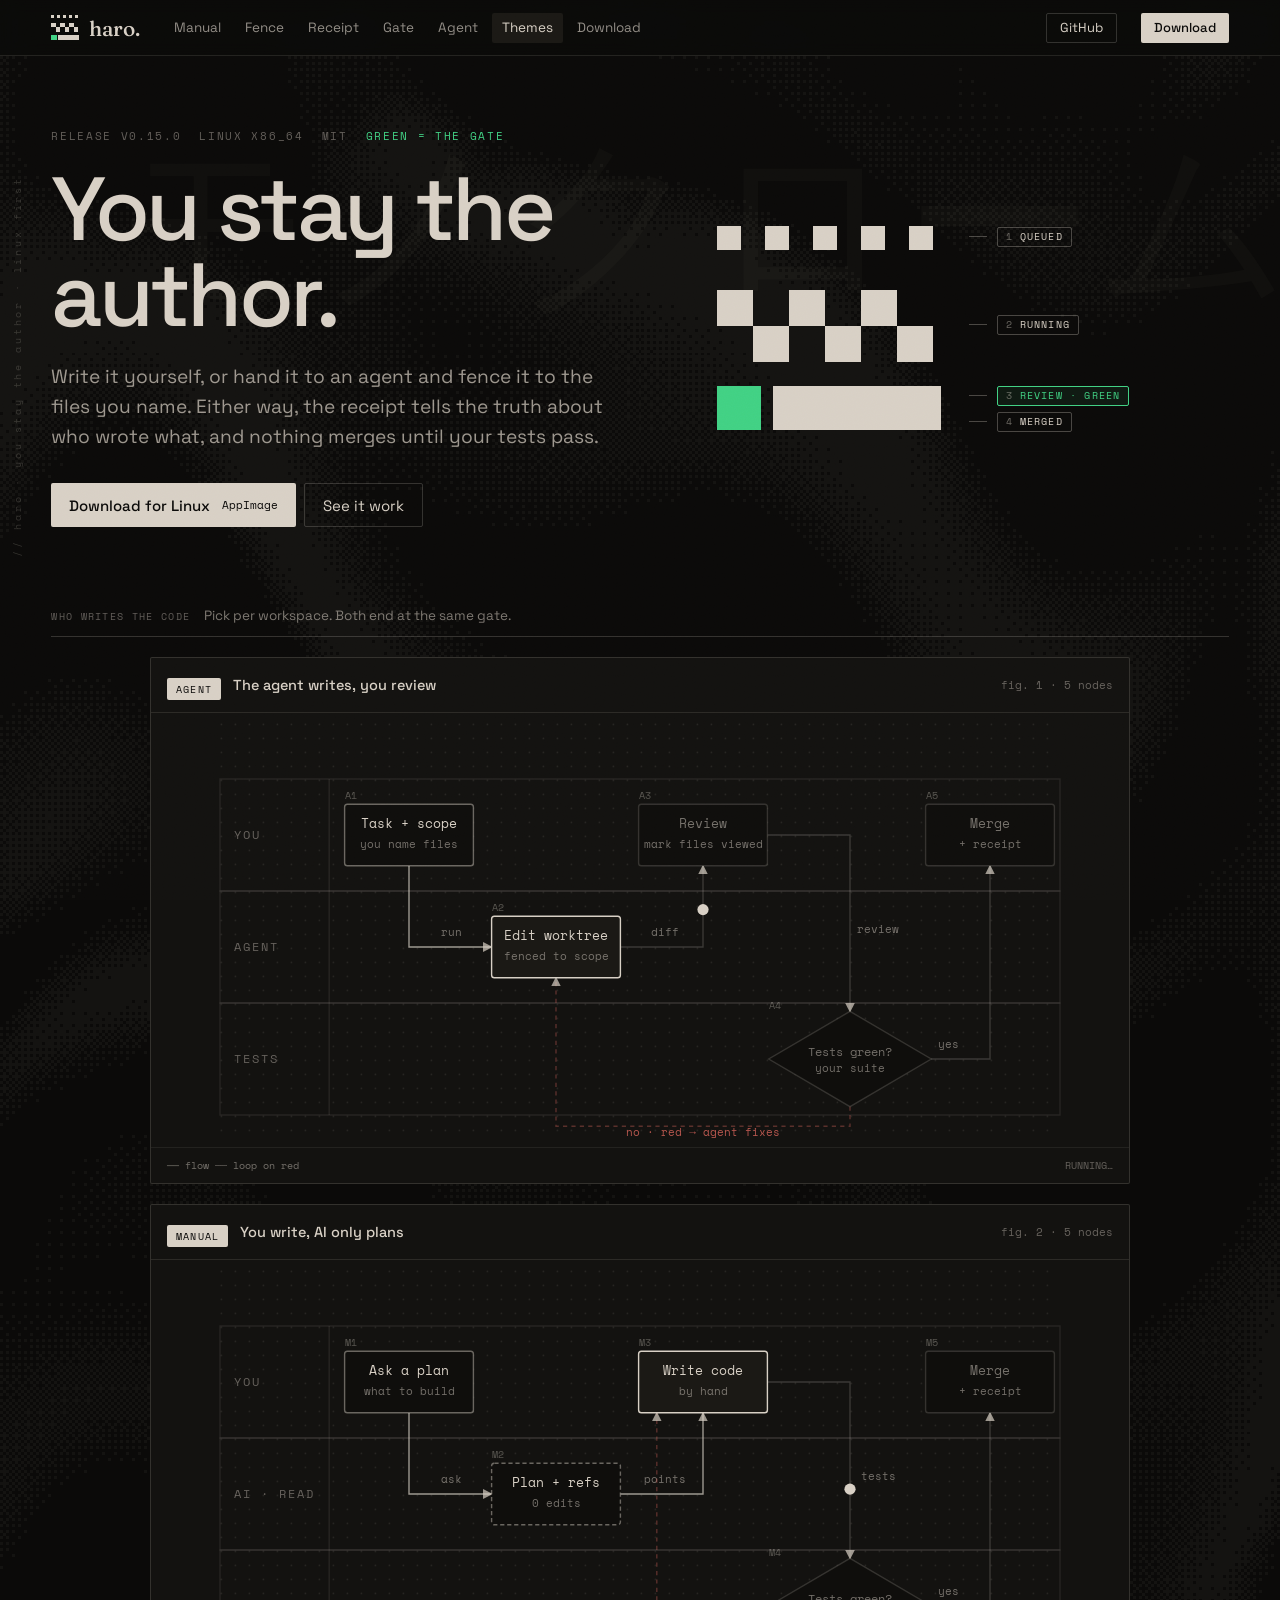
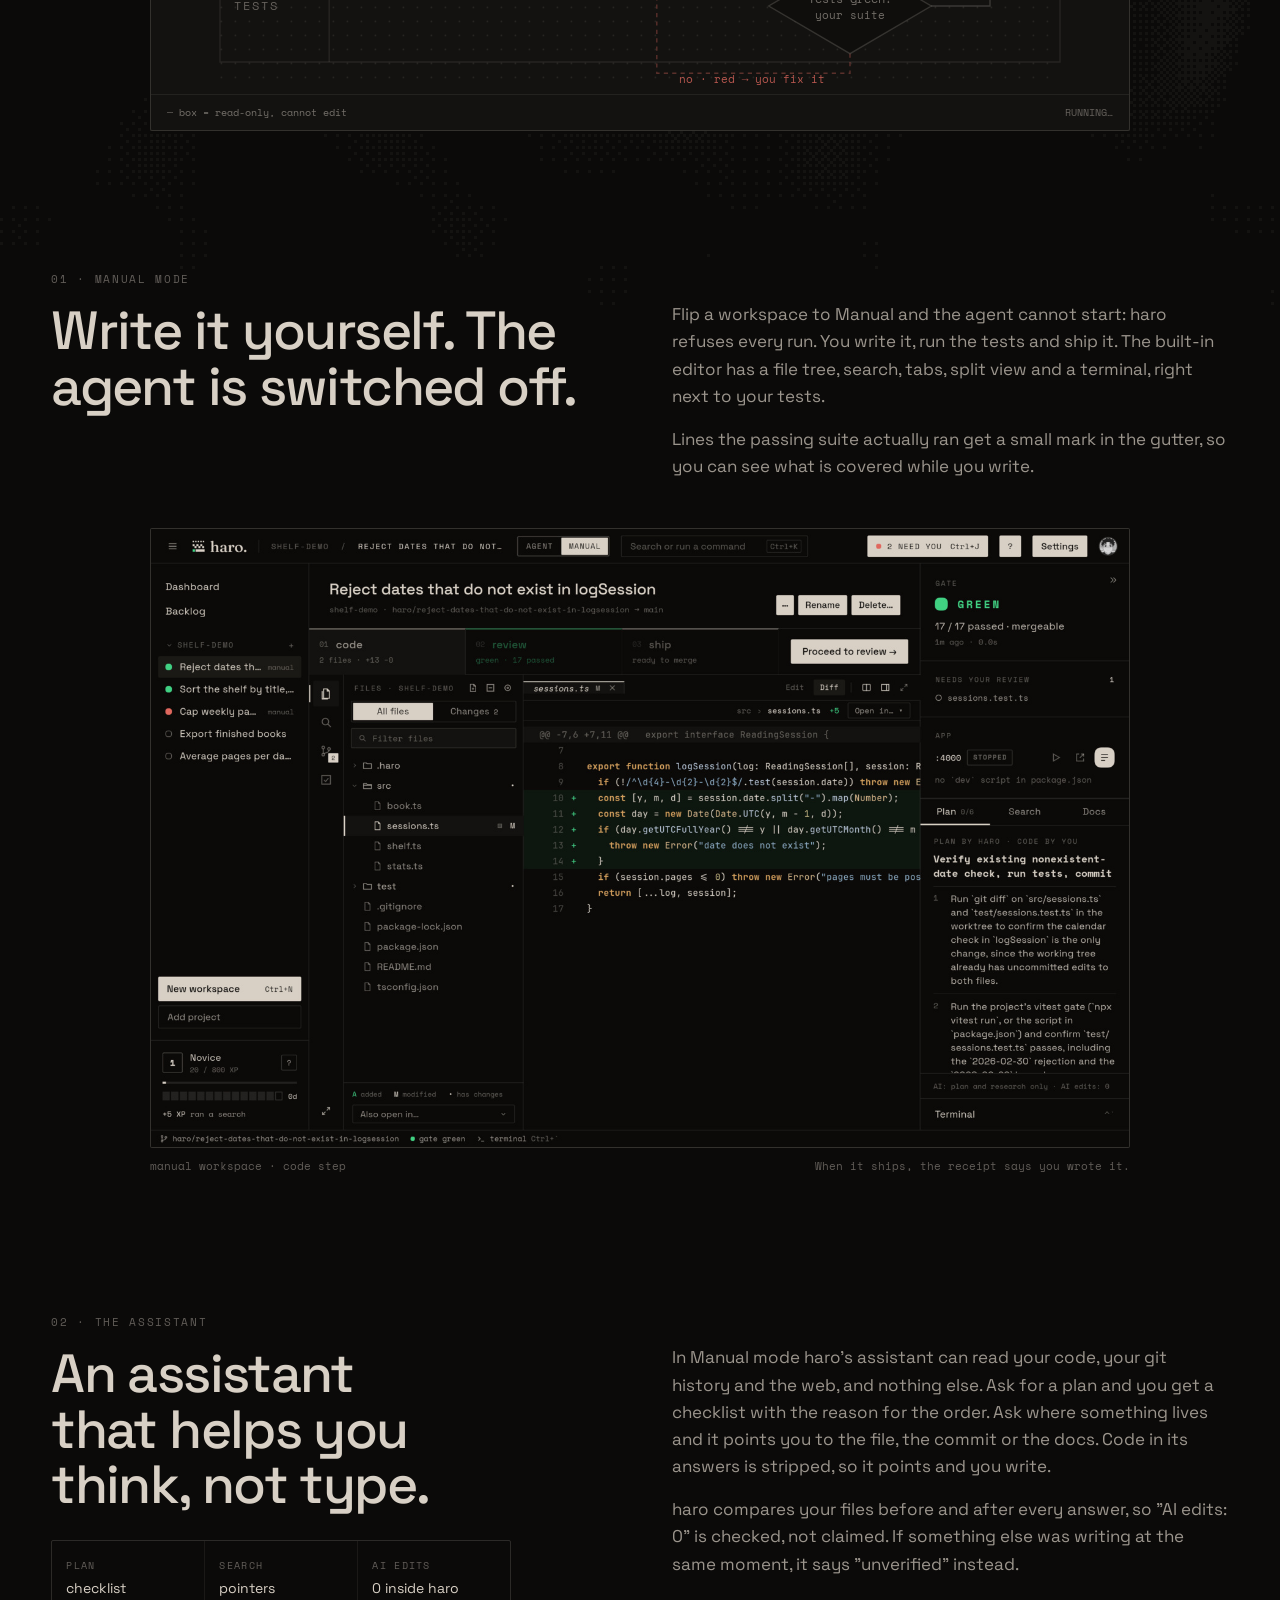
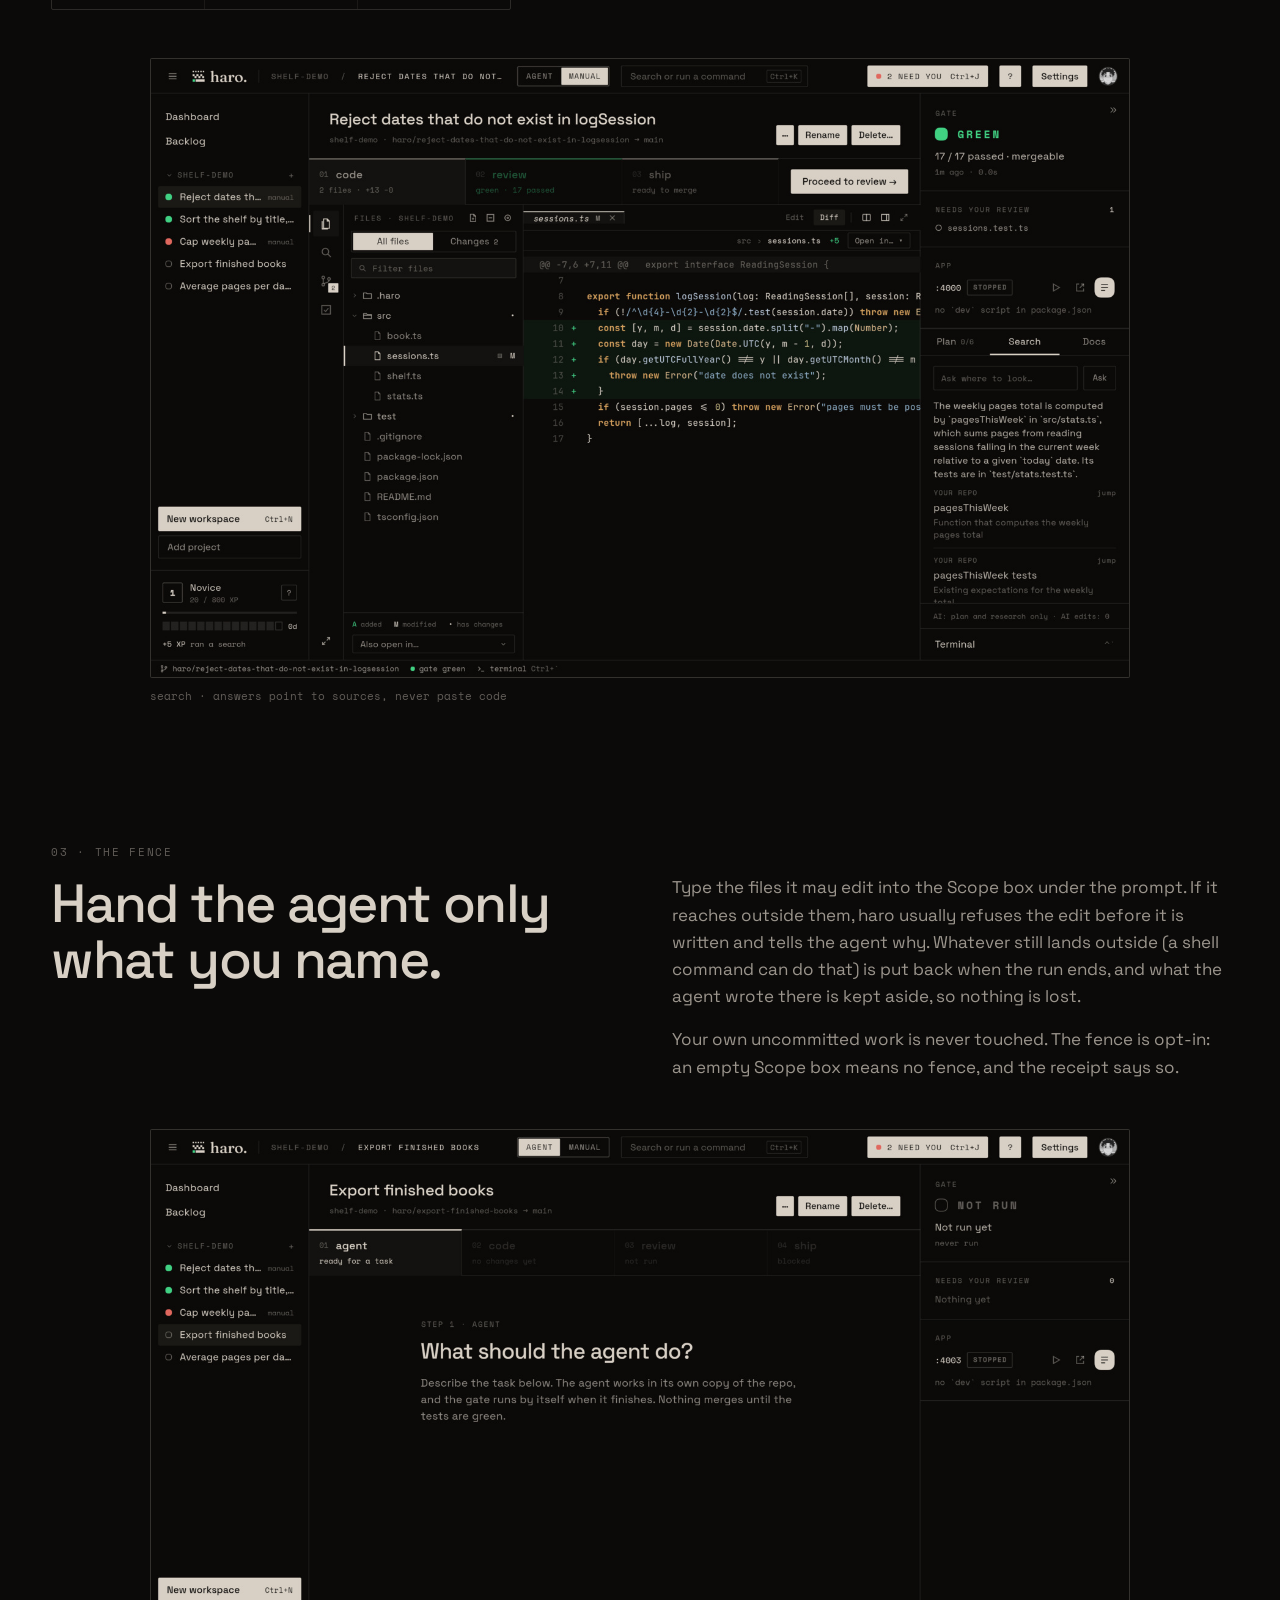
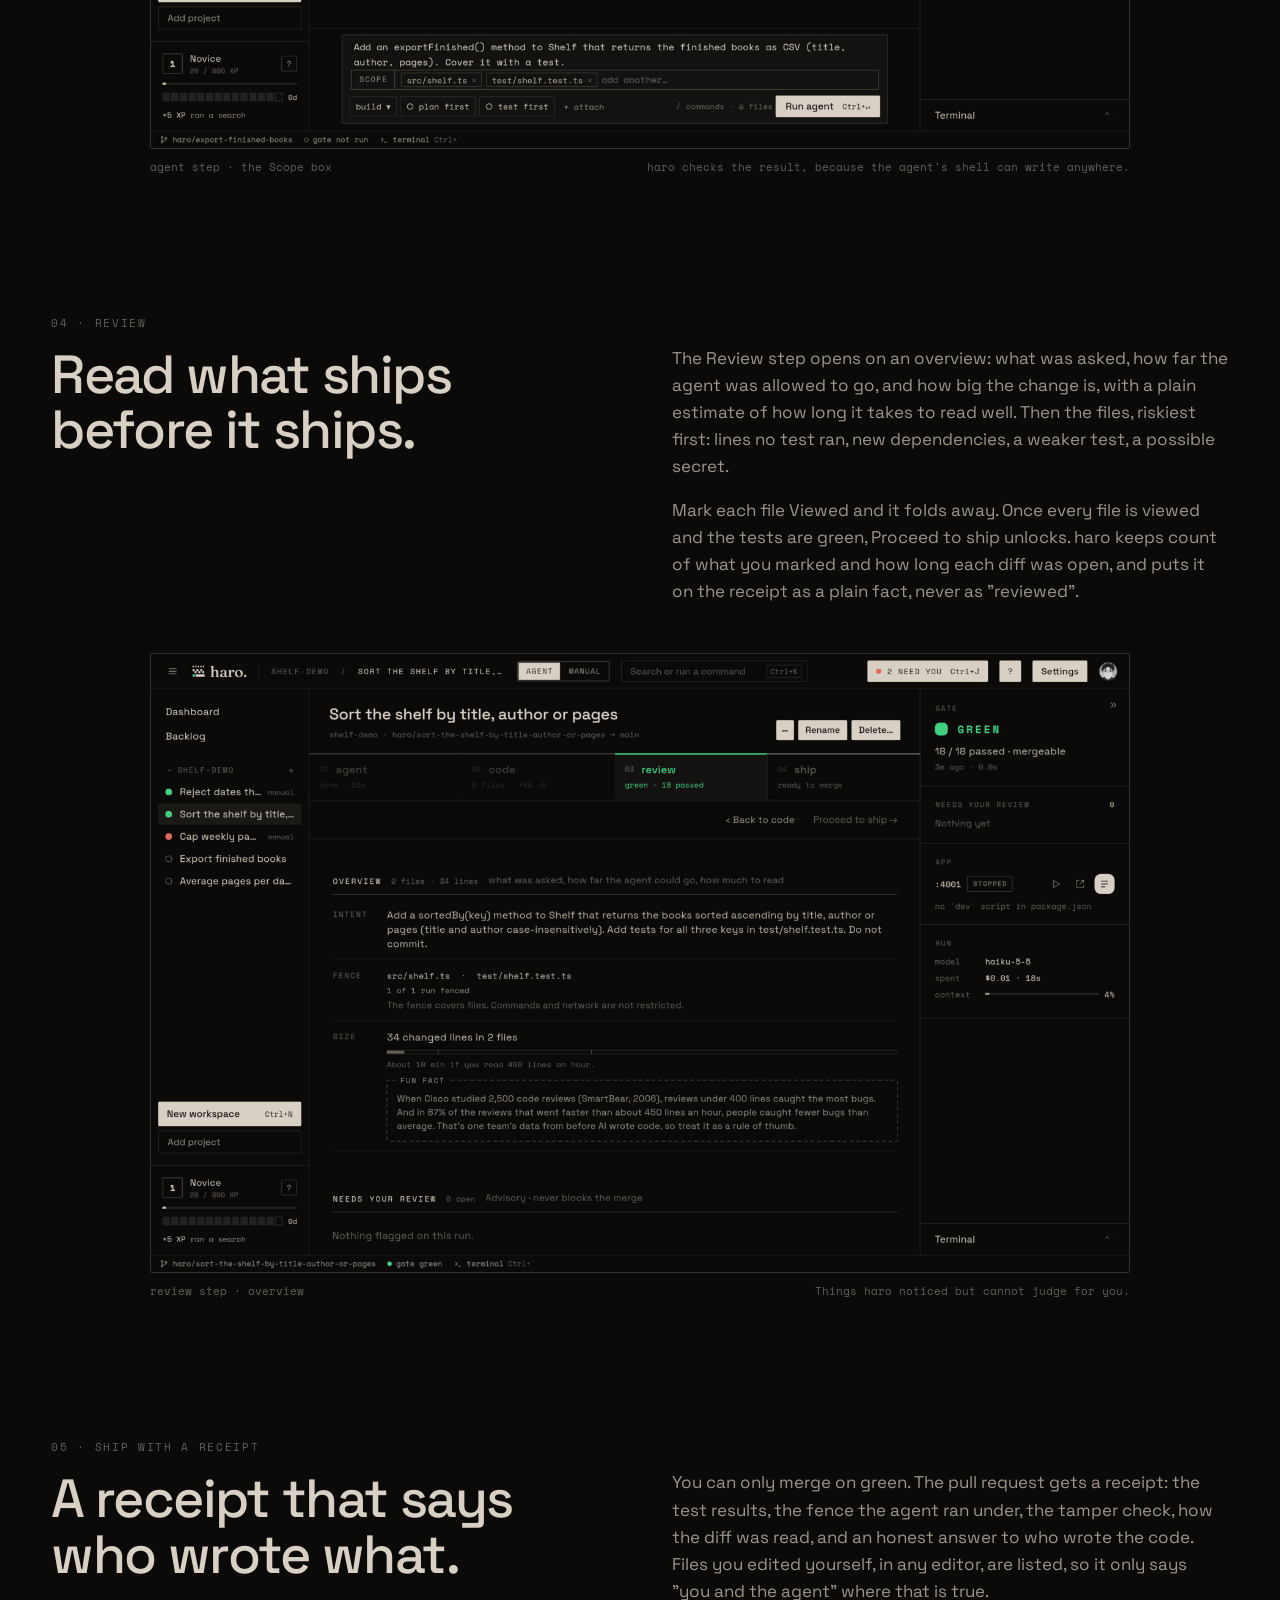
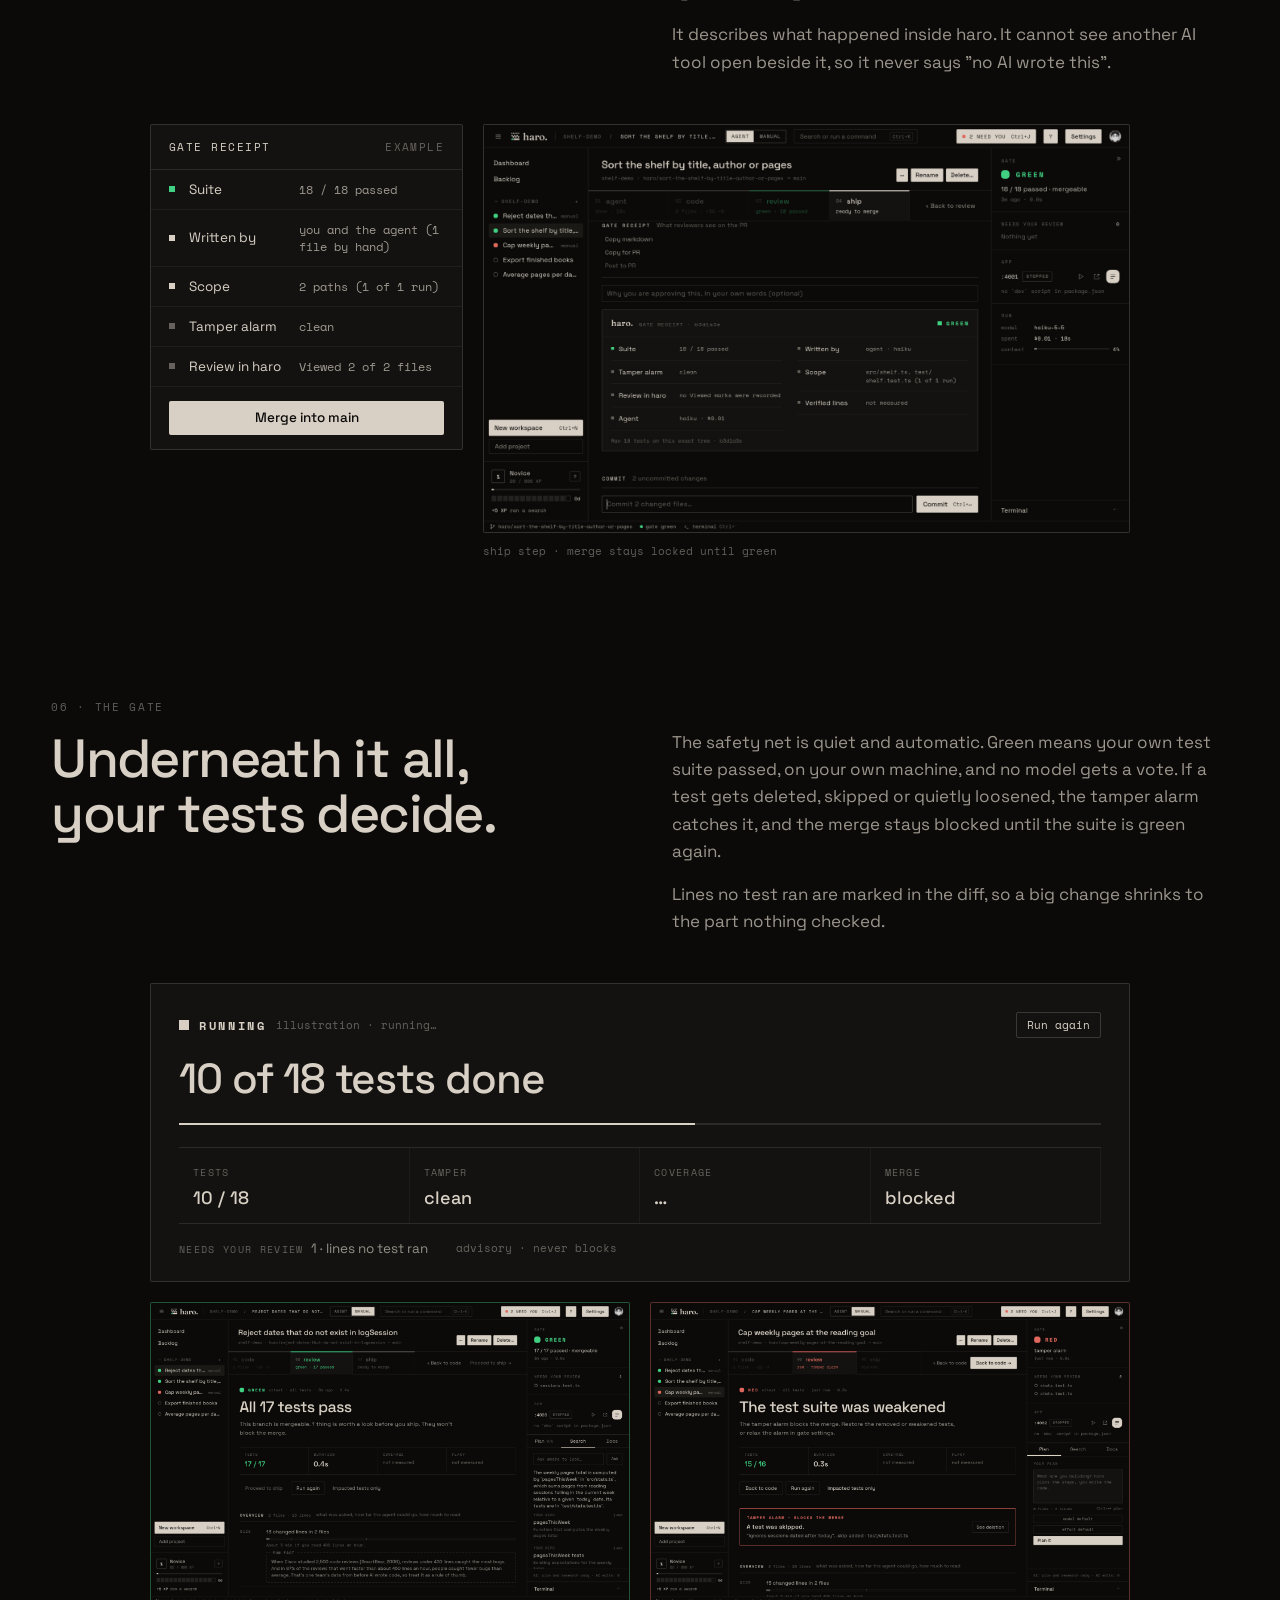
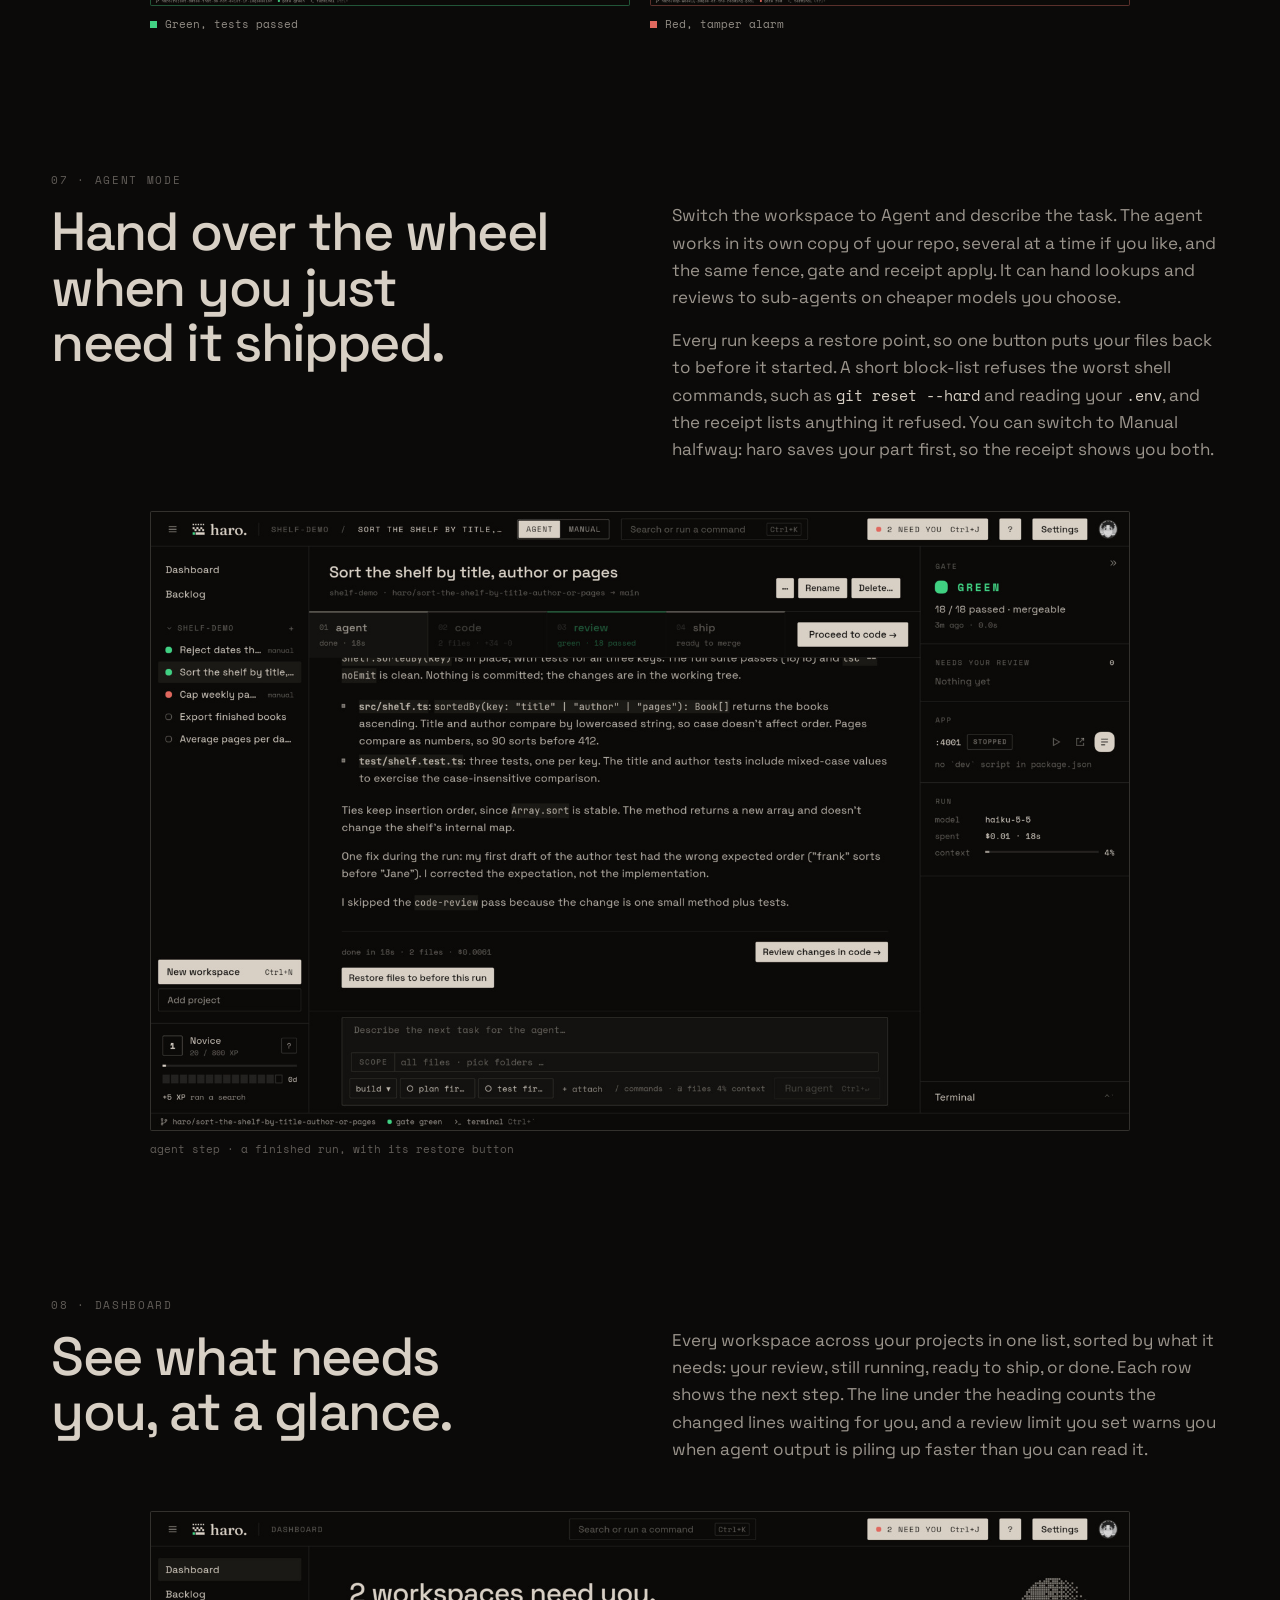
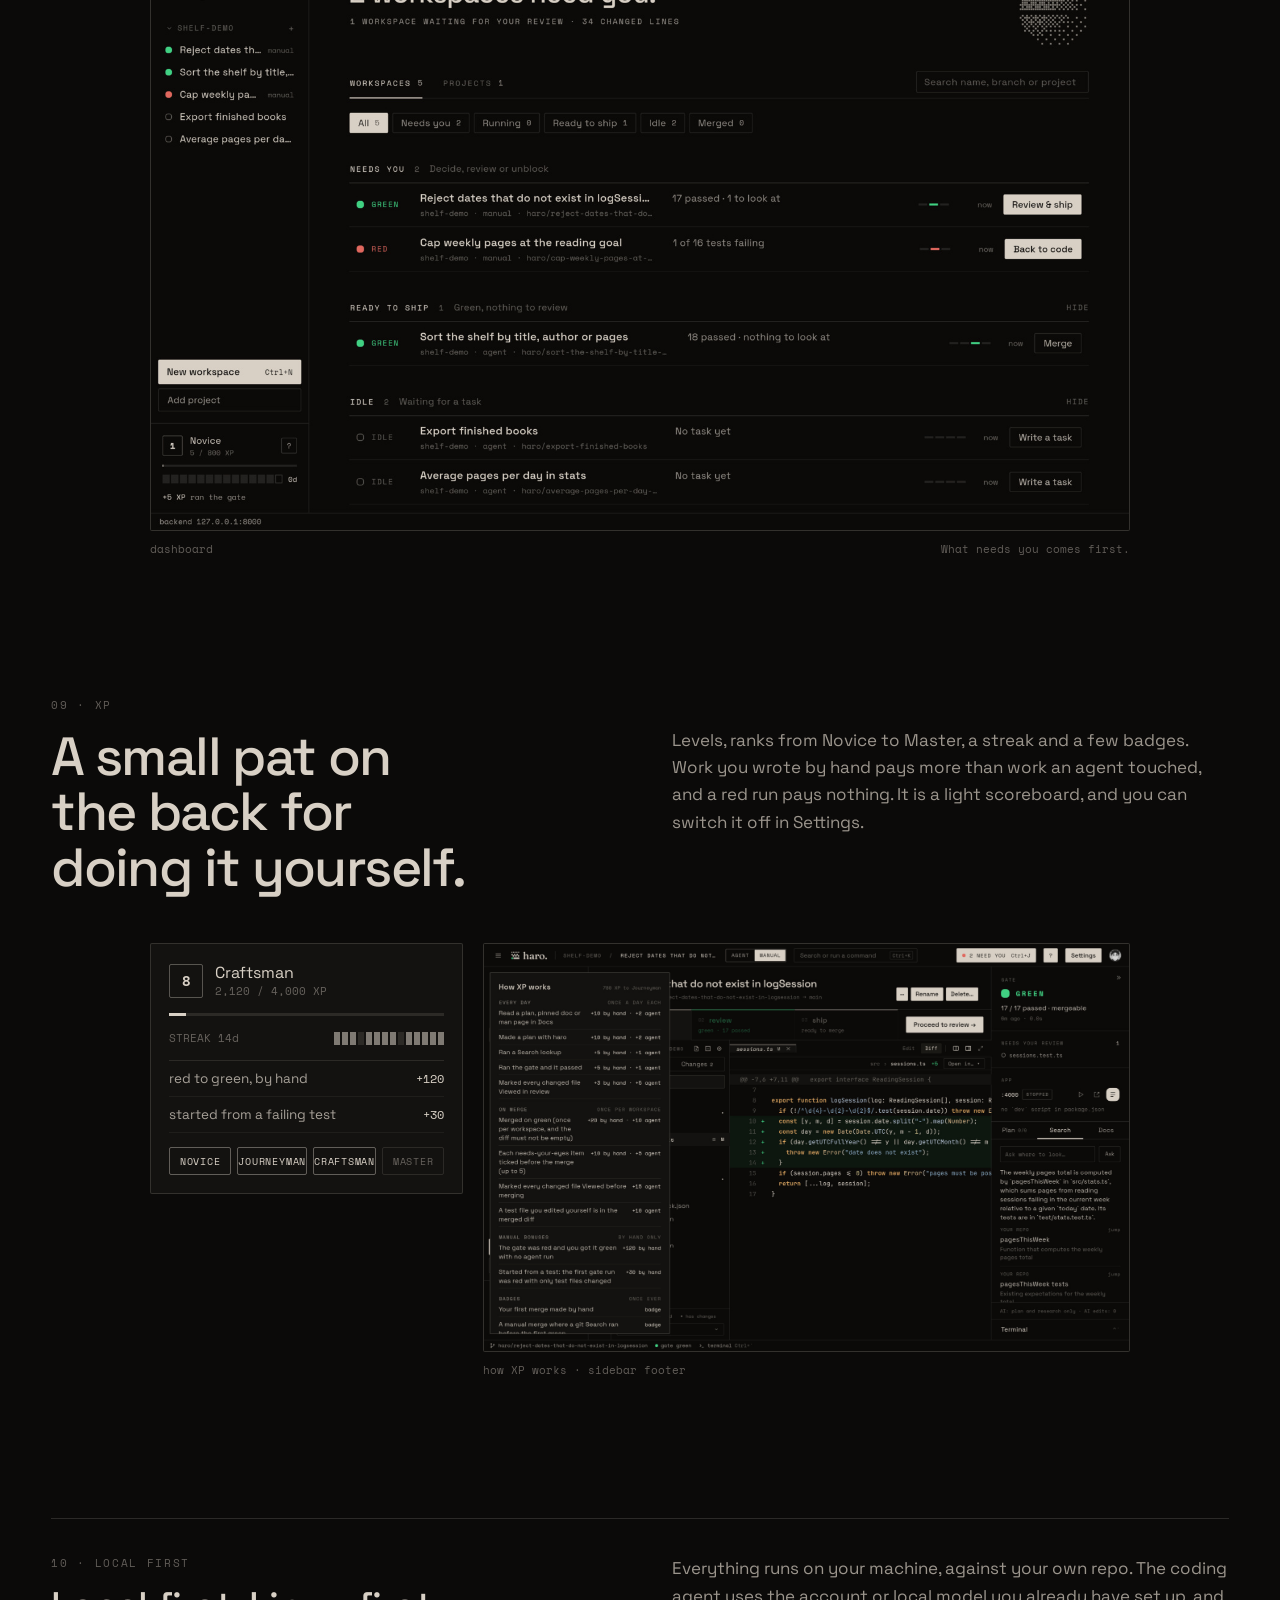
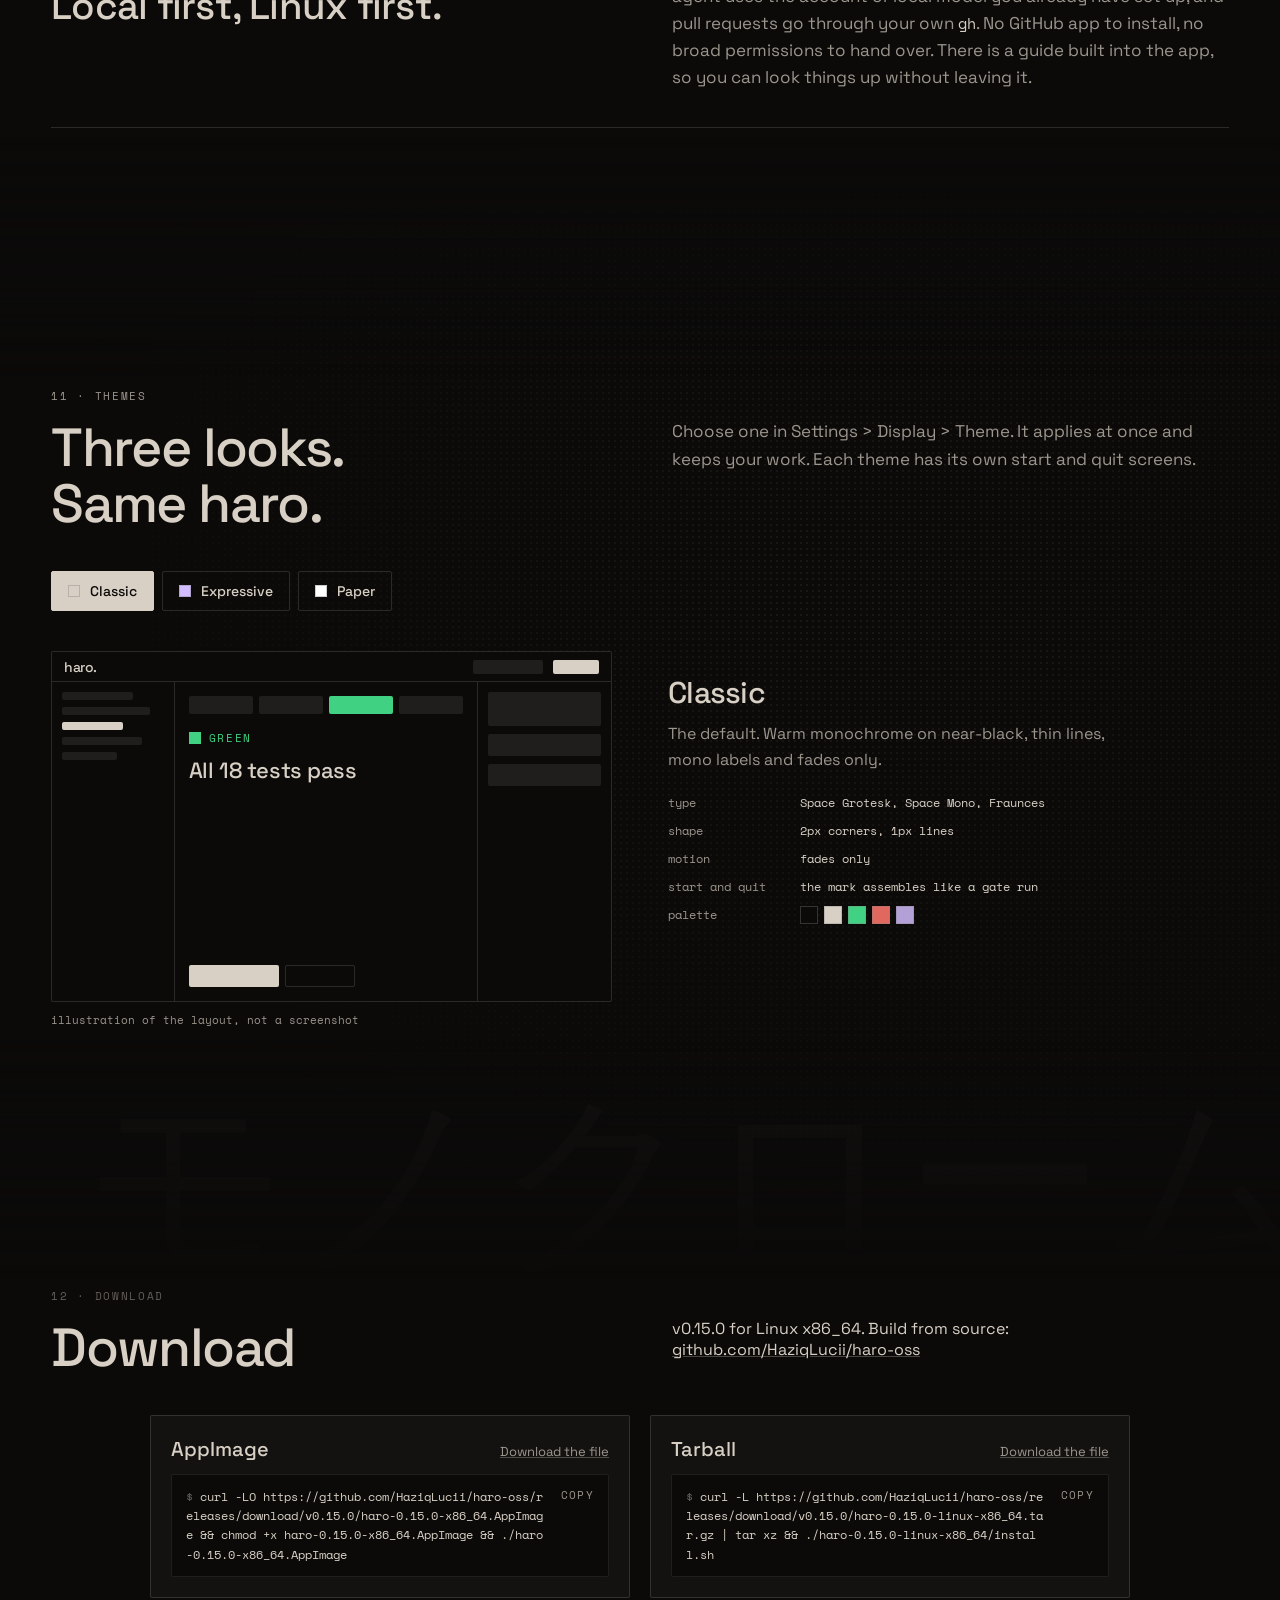
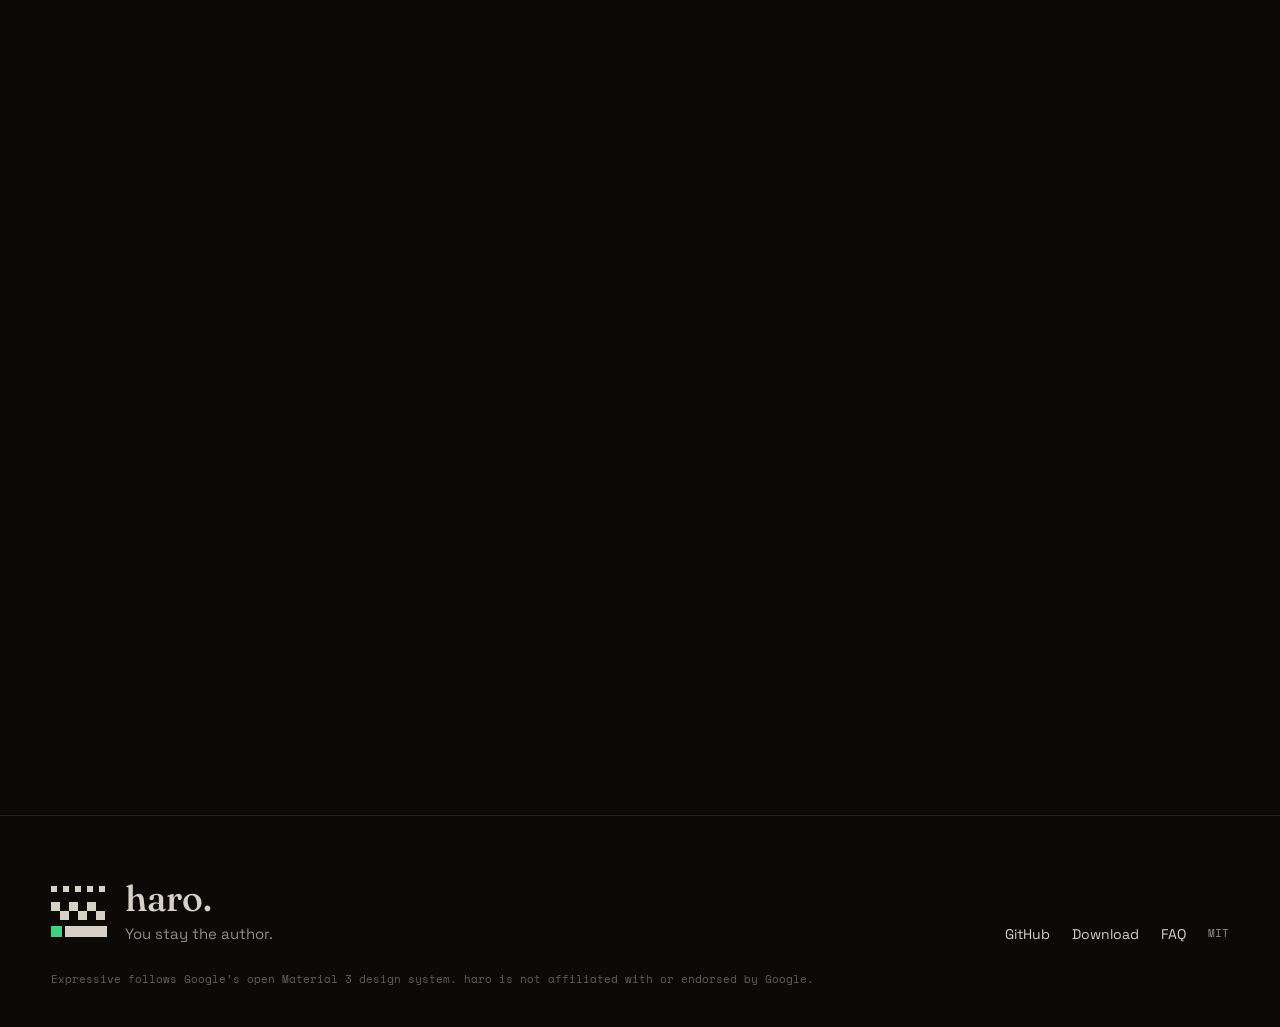
<file: index.html>
<!doctype html>
<html lang="en">
<head>
<meta charset="utf-8">
<meta name="viewport" content="width=device-width, initial-scale=1">
<title>haro. You stay the author.</title>
<meta name="description" content="A workbench for developers who still want to understand what ships. Write it yourself, or hand it to an agent you fence to the files you name. The receipt says who wrote what. Local first, Linux first.">
<meta name="theme-color" content="#0b0a09">
<meta name="color-scheme" content="dark">
<meta property="og:title" content="haro. You stay the author.">
<meta property="og:description" content="Write it yourself, or hand it to an agent you fence to the files you name. The receipt says who wrote what.">
<meta property="og:type" content="website">
<meta property="og:url" content="https://haziqlucii.github.io/haro-site/">
<meta property="og:image" content="https://haziqlucii.github.io/haro-site/shots/shot-review.jpg">
<meta name="twitter:card" content="summary_large_image">
<link rel="canonical" href="https://haziqlucii.github.io/haro-site/">
<link rel="icon" type="image/svg+xml" href="favicon.svg">
<script>document.documentElement.classList.add('js')</script>
<link rel="stylesheet" href="styles.css">
</head>
<body>
<div class="root">
  <a class="skip" href="#main">Skip to content</a>

  <nav class="nav" aria-label="Main">
    <a class="brand" href="#top" aria-label="haro, back to the top">
      <span class="mark mark-nav" data-mark="0.5" aria-hidden="true"></span>
      <span class="word">haro.</span>
    </a>
    <div class="nav-links" id="nav-links">
      <a href="#manual">Manual</a>
      <a href="#fence">Fence</a>
      <a href="#receipt">Receipt</a>
      <a href="#gate">Gate</a>
      <a href="#agent">Agent</a>
      <a href="#themes">Themes</a>
      <a href="#download">Download</a>
    </div>
    <span class="grow"></span>
    <a class="btn btn-line btn-sm" href="https://github.com/HaziqLucii/haro-oss">GitHub</a>
    <a class="btn btn-fill btn-sm" href="#download">Download</a>
  </nav>

  <header class="hero" id="top" data-dither>
    <div class="watermark" aria-hidden="true">モノクローム</div>
    <div class="side-note" aria-hidden="true">// haro · you stay the author · linux first</div>
    <div class="wrap hero-grid">
      <div class="reveal">
        <div class="meta-row"><span>RELEASE V0.15.0</span><span>LINUX X86_64</span><span>MIT</span><span class="g">GREEN = THE GATE</span></div>
        <h1>You stay the author.</h1>
        <p class="lead">Write it yourself, or hand it to an agent and fence it to the files you name. Either way, the receipt tells the truth about who wrote what, and nothing merges until your tests pass.</p>
        <div class="cta">
          <a class="btn btn-fill btn-lg" href="https://github.com/HaziqLucii/haro-oss/releases/download/v0.15.0/haro-0.15.0-x86_64.AppImage">Download for Linux <span class="mono tiny">AppImage</span></a>
          <a class="btn btn-line btn-lg" href="#manual">See it work</a>
        </div>
      </div>
      <div class="reveal d1 hero-mark-wrap">
        <div class="hero-mark">
          <div class="mark mark-hero" data-mark="4" data-phase="hero" role="img" aria-label="The haro mark: queued, running, review green, merged"></div>
          <div class="mark-labels" aria-hidden="true">
            <div class="ml" data-need="0" style="top:1px"><i></i><span><b>1</b>QUEUED</span></div>
            <div class="ml" data-need="1" style="top:89px"><i></i><span><b>2</b>RUNNING</span></div>
            <div class="ml ml-gate" data-need="2" style="top:160px"><i></i><span><b>3</b>REVIEW · GREEN</span></div>
            <div class="ml" data-need="3" style="top:186px"><i></i><span><b>4</b>MERGED</span></div>
          </div>
        </div>
      </div>
    </div>

    <div class="wrap reveal flows">
      <div class="flows-head">
        <span class="label">WHO WRITES THE CODE</span>
        <span class="dim">Pick per workspace. Both end at the same gate.</span>
      </div>
      <div class="flows-grid">
        <figure class="flow" id="flow-agent">
          <div class="flow-head"><span class="tag">AGENT</span><span class="flow-title">The agent writes, you review</span><span class="grow"></span><span class="mono tiny dim">fig. 1 · 5 nodes</span></div>
          <div class="fscroll"><svg class="fsvg" viewBox="0 0 600 300" role="img" aria-label="Agent flow: you describe the task and name the files, the agent edits in its own worktree, you review, your tests decide, then it merges with a receipt. Red tests send it back to the agent."></svg></div>
          <div class="flow-foot"><span>── flow   ┄┄ loop on red</span><span class="flow-state" data-state></span></div>
        </figure>
        <figure class="flow" id="flow-manual">
          <div class="flow-head"><span class="tag">MANUAL</span><span class="flow-title">You write, AI only plans</span><span class="grow"></span><span class="mono tiny dim">fig. 2 · 5 nodes</span></div>
          <div class="fscroll"><svg class="fsvg" viewBox="0 0 600 300" role="img" aria-label="Manual flow: you ask for a plan, the assistant answers with a plan and pointers and makes no edits, you write the code by hand, your tests decide, then it merges with a receipt. Red tests send it back to you."></svg></div>
          <div class="flow-foot"><span>┄ box = read-only, cannot edit</span><span class="flow-state" data-state></span></div>
        </figure>
      </div>
    </div>
  </header>

  <main id="main">
    <section id="manual" class="sec">
      <div class="wrap two reveal">
        <div>
          <div class="eyebrow">01 · MANUAL MODE</div>
          <h2>Write it yourself. The agent is switched off.</h2>
        </div>
        <div class="copy">
          <p>Flip a workspace to Manual and the agent cannot start: haro refuses every run. You write it, run the tests and ship it. The built-in editor has a file tree, search, tabs, split view and a terminal, right next to your tests.</p>
          <p>Lines the passing suite actually ran get a small mark in the gutter, so you can see what is covered while you write.</p>
        </div>
      </div>
      <figure class="shot-fig reveal d1">
        <button type="button" class="shot" data-shot="0"><img src="shots/shot-manual.jpg" alt="A manual workspace on the code step, with the plan checklist in the rail." loading="lazy"></button>
        <figcaption><span>manual workspace · code step</span><span>When it ships, the receipt says you wrote it.</span></figcaption>
      </figure>
    </section>

    <section id="assistant" class="sec">
      <div class="wrap two reveal">
        <div>
          <div class="eyebrow">02 · THE ASSISTANT</div>
          <h2>An assistant that helps you think, not type.</h2>
          <div class="trio" aria-label="What the assistant does in manual mode">
            <div><span class="label">PLAN</span><b>checklist</b></div>
            <div><span class="label">SEARCH</span><b>pointers</b></div>
            <div><span class="label">AI EDITS</span><b>0 inside haro</b></div>
          </div>
        </div>
        <div class="copy">
          <p>In Manual mode haro's assistant can read your code, your git history and the web, and nothing else. Ask for a plan and you get a checklist with the reason for the order. Ask where something lives and it points you to the file, the commit or the docs. Code in its answers is stripped, so it points and you write.</p>
          <p>haro compares your files before and after every answer, so "AI edits: 0" is checked, not claimed. If something else was writing at the same moment, it says "unverified" instead.</p>
        </div>
      </div>
      <figure class="shot-fig reveal d1">
        <button type="button" class="shot" data-shot="1"><img src="shots/shot-search.jpg" alt="The Search tab: a short answer with its sources, grouped by repo, git and docs." loading="lazy"></button>
        <figcaption><span>search · answers point to sources, never paste code</span></figcaption>
      </figure>
    </section>

    <section id="fence" class="sec">
      <div class="wrap two reveal">
        <div>
          <div class="eyebrow">03 · THE FENCE</div>
          <h2>Hand the agent only what you name.</h2>
        </div>
        <div class="copy">
          <p>Type the files it may edit into the Scope box under the prompt. If it reaches outside them, haro usually refuses the edit before it is written and tells the agent why. Whatever still lands outside (a shell command can do that) is put back when the run ends, and what the agent wrote there is kept aside, so nothing is lost.</p>
          <p>Your own uncommitted work is never touched. The fence is opt-in: an empty Scope box means no fence, and the receipt says so.</p>
        </div>
      </div>
      <figure class="shot-fig reveal d1">
        <button type="button" class="shot" data-shot="2"><img src="shots/shot-fence.jpg" alt="The agent step with a task typed in and the Scope box holding two files." loading="lazy"></button>
        <figcaption><span>agent step · the Scope box</span><span>haro checks the result, because the agent's shell can write anywhere.</span></figcaption>
      </figure>
    </section>

    <section id="review" class="sec">
      <div class="wrap two reveal">
        <div>
          <div class="eyebrow">04 · REVIEW</div>
          <h2>Read what ships before it ships.</h2>
        </div>
        <div class="copy">
          <p>The Review step opens on an overview: what was asked, how far the agent was allowed to go, and how big the change is, with a plain estimate of how long it takes to read well. Then the files, riskiest first: lines no test ran, new dependencies, a weaker test, a possible secret.</p>
          <p>Mark each file Viewed and it folds away. Once every file is viewed and the tests are green, Proceed to ship unlocks. haro keeps count of what you marked and how long each diff was open, and puts it on the receipt as a plain fact, never as "reviewed".</p>
        </div>
      </div>
      <figure class="shot-fig reveal d1">
        <button type="button" class="shot" data-shot="3"><img src="shots/shot-review.jpg" alt="The review Overview: intent, fence, size with the reading pace, and the list of things that need your review." loading="lazy"></button>
        <figcaption><span>review step · overview</span><span>Things haro noticed but cannot judge for you.</span></figcaption>
      </figure>
    </section>

    <section id="receipt" class="sec">
      <div class="wrap two reveal">
        <div>
          <div class="eyebrow">05 · SHIP WITH A RECEIPT</div>
          <h2>A receipt that says who wrote what.</h2>
        </div>
        <div class="copy">
          <p>You can only merge on green. The pull request gets a receipt: the test results, the fence the agent ran under, the tamper check, how the diff was read, and an honest answer to who wrote the code. Files you edited yourself, in any editor, are listed, so it only says "you and the agent" where that is true.</p>
          <p>It describes what happened inside haro. It cannot see another AI tool open beside it, so it never says "no AI wrote this".</p>
        </div>
      </div>
      <div class="wrap two-fig">
        <div class="card reveal" aria-label="An example receipt">
          <div class="card-head"><span>GATE RECEIPT</span><span class="dim">EXAMPLE</span></div>
          <div class="row"><i class="sq g"></i><span>Suite</span><span class="mono">18 / 18 passed</span></div>
          <div class="row"><i class="sq"></i><span>Written by</span><span class="mono">you and the agent (1 file by hand)</span></div>
          <div class="row"><i class="sq"></i><span>Scope</span><span class="mono">2 paths (1 of 1 run)</span></div>
          <div class="row"><i class="sq dim"></i><span>Tamper alarm</span><span class="mono">clean</span></div>
          <div class="row"><i class="sq dim"></i><span>Review in haro</span><span class="mono">Viewed 2 of 2 files</span></div>
          <div class="card-foot"><span class="btn btn-fill btn-block" aria-hidden="true">Merge into main</span></div>
        </div>
        <figure class="reveal d1 span2">
          <button type="button" class="shot" data-shot="4"><img src="shots/shot-ship.jpg" alt="The ship step with the receipt and the merge panel." loading="lazy"></button>
          <figcaption><span>ship step · merge stays locked until green</span></figcaption>
        </figure>
      </div>
    </section>

    <section id="gate" class="sec" data-dither>
      <div class="wrap two reveal">
        <div>
          <div class="eyebrow">06 · THE GATE</div>
          <h2>Underneath it all, your tests decide.</h2>
        </div>
        <div class="copy">
          <p>The safety net is quiet and automatic. Green means your own test suite passed, on your own machine, and no model gets a vote. If a test gets deleted, skipped or quietly loosened, the tamper alarm catches it, and the merge stays blocked until the suite is green again.</p>
          <p>Lines no test ran are marked in the diff, so a big change shrinks to the part nothing checked.</p>
        </div>
      </div>
      <div class="wrap">
        <div class="gate reveal d1" id="gate-demo" data-state="idle">
          <div class="gate-head">
            <i class="sq" id="g-sq"></i><span class="gkey" id="g-key">NOT RUN</span>
            <span class="dim mono tiny" id="g-when">illustration · waiting</span>
            <span class="grow"></span>
            <button type="button" class="btn btn-line btn-xs" id="g-rerun">Run again</button>
          </div>
          <div class="gate-title" id="g-head">Scroll here to run it</div>
          <div class="bar"><div id="g-bar"></div></div>
          <div class="metrics">
            <div><span class="label">TESTS</span><b id="g-tests">0 / 18</b></div>
            <div><span class="label">TAMPER</span><b>clean</b></div>
            <div><span class="label">COVERAGE</span><b id="g-cov">…</b></div>
            <div><span class="label">MERGE</span><b id="g-merge">blocked</b></div>
          </div>
          <div class="gate-foot"><span><span class="label">NEEDS YOUR REVIEW </span>1 · lines no test ran</span><span class="dim mono tiny">advisory · never blocks</span></div>
        </div>
        <div class="pair">
          <figure class="reveal">
            <button type="button" class="shot shot-green" data-shot="5"><img src="shots/shot-verify.jpg" alt="The review step with a green verdict and the start of the Overview." loading="lazy"></button>
            <figcaption class="cap-state"><i class="sq g"></i>Green, tests passed</figcaption>
          </figure>
          <figure class="reveal d1">
            <button type="button" class="shot shot-red" data-shot="6"><img src="shots/shot-red.jpg" alt="The review step with a red verdict: the tamper alarm reports a weakened suite and the merge is blocked." loading="lazy"></button>
            <figcaption class="cap-state"><i class="sq r"></i>Red, tamper alarm</figcaption>
          </figure>
        </div>
      </div>
    </section>

    <section id="agent" class="sec">
      <div class="wrap two reveal">
        <div>
          <div class="eyebrow">07 · AGENT MODE</div>
          <h2>Hand over the wheel when you just need it shipped.</h2>
        </div>
        <div class="copy">
          <p>Switch the workspace to Agent and describe the task. The agent works in its own copy of your repo, several at a time if you like, and the same fence, gate and receipt apply. It can hand lookups and reviews to sub-agents on cheaper models you choose.</p>
          <p>Every run keeps a restore point, so one button puts your files back to before it started. A short block-list refuses the worst shell commands, such as <code>git reset --hard</code> and reading your <code>.env</code>, and the receipt lists anything it refused. You can switch to Manual halfway: haro saves your part first, so the receipt shows you both.</p>
        </div>
      </div>
      <figure class="shot-fig reveal d1">
        <button type="button" class="shot" data-shot="7"><img src="shots/shot-agent.jpg" alt="The agent step after a run: the summary, the Restore files to before this run button and the Scope box." loading="lazy"></button>
        <figcaption><span>agent step · a finished run, with its restore button</span></figcaption>
      </figure>
    </section>

    <section id="dashboard" class="sec">
      <div class="wrap two reveal">
        <div>
          <div class="eyebrow">08 · DASHBOARD</div>
          <h2>See what needs you, at a glance.</h2>
        </div>
        <div class="copy">
          <p>Every workspace across your projects in one list, sorted by what it needs: your review, still running, ready to ship, or done. Each row shows the next step. The line under the heading counts the changed lines waiting for you, and a review limit you set warns you when agent output is piling up faster than you can read it.</p>
        </div>
      </div>
      <figure class="shot-fig reveal d1">
        <button type="button" class="shot" data-shot="8"><img src="shots/shot-dashboard.jpg" alt="The dashboard: workspaces grouped by what they need, each with its next step." loading="lazy"></button>
        <figcaption><span>dashboard</span><span>What needs you comes first.</span></figcaption>
      </figure>
    </section>

    <section id="xp" class="sec">
      <div class="wrap two reveal">
        <div>
          <div class="eyebrow">09 · XP</div>
          <h2>A small pat on the back for doing it yourself.</h2>
        </div>
        <div class="copy">
          <p>Levels, ranks from Novice to Master, a streak and a few badges. Work you wrote by hand pays more than work an agent touched, and a red run pays nothing. It is a light scoreboard, and you can switch it off in Settings.</p>
        </div>
      </div>
      <div class="wrap two-fig">
        <div class="card pad reveal" id="xp-card">
          <div class="xp-top"><span class="lvl mono" id="xp-lvl">7</span><div class="grow"><div id="xp-rank">Journeyman</div><div class="dim mono tiny" id="xp-txt">1,240 / 2,000 XP</div></div></div>
          <div class="thin"><div id="xp-bar"></div></div>
          <div class="streak"><span class="dim mono tiny">STREAK 14d</span><span class="ticks" id="xp-ticks"></span></div>
          <div class="rewards">
            <div class="rw"><span>red to green, by hand</span><span class="mono">+120</span></div>
            <div class="rw"><span>started from a failing test</span><span class="mono">+30</span></div>
          </div>
          <div class="ranks" id="xp-ranks"></div>
        </div>
        <figure class="reveal d1 span2">
          <button type="button" class="shot" data-shot="9"><img src="shots/shot-xp.jpg" alt="The How XP works popover above the sidebar footer." loading="lazy"></button>
          <figcaption><span>how XP works · sidebar footer</span></figcaption>
        </figure>
      </div>
    </section>

    <section id="local" class="sec">
      <div class="wrap two band reveal">
        <div>
          <div class="eyebrow">10 · LOCAL FIRST</div>
          <h2 class="h-sm">Local first, Linux first.</h2>
        </div>
        <p class="copy">Everything runs on your machine, against your own repo. The coding agent uses the account or local model you already have set up, and pull requests go through your own <code>gh</code>. No GitHub app to install, no broad permissions to hand over. There is a guide built into the app, so you can look things up without leaving it.</p>
      </div>
    </section>

    <section id="themes" class="sec themes" data-theme="classic">
      <div class="t-bg" aria-hidden="true">
        <div class="t-decor t-d0">
          <div class="t-kanji">モノクローム</div>
          <div class="t-dots"></div>
        </div>
        <div class="t-decor t-d1">
          <svg class="t-blob" id="blob-a" viewBox="-1.25 -1.25 2.5 2.5"><path d=""/></svg><svg class="t-blob" id="blob-b" viewBox="-1.25 -1.25 2.5 2.5"><path d=""/></svg><svg class="t-blob" id="blob-c" viewBox="-1.25 -1.25 2.5 2.5"><path d=""/></svg><svg class="t-blob" id="blob-d" viewBox="-1.25 -1.25 2.5 2.5"><path d=""/></svg>
        </div>
        <div class="t-decor t-d2">
          <div class="t-rules"></div><div class="t-margin"></div>
          <div class="t-stamp">MERGED<br>ON GREEN</div>
        </div>
      </div>
      <div class="wrap">
        <div class="two">
          <div>
            <div class="t-eyebrow">11 · THEMES</div>
            <h2 class="t-h2">Three looks.<br>Same haro.</h2>
          </div>
          <p class="t-lead"><span class="t-ls t-ls-classic">Choose one in Settings &gt; Display &gt; Theme. It applies at once and keeps your work. Each theme has its own start and quit screens.</span><span class="t-ls t-ls-expressive">Choose one in Settings &gt; Display &gt; Theme. It applies at once and keeps your work. Each theme has its own start and quit screens.</span><span class="t-ls t-ls-paper">Choose one in Settings &gt; Display &gt; Theme. It applies at once and keeps your work. Each theme has its own start and quit screens.</span></p>
        </div>
        <div class="t-tabs" role="tablist" aria-label="Theme">
          <button type="button" class="t-tab" role="tab" id="tab-classic" aria-selected="true" aria-controls="panel-classic" data-theme="classic"><span class="t-dot" style="background:#d8d0c5"></span>Classic</button>
          <button type="button" class="t-tab" role="tab" id="tab-expressive" aria-selected="false" aria-controls="panel-expressive" tabindex="-1" data-theme="expressive"><span class="t-dot" style="background:#d0bcff"></span>Expressive</button>
          <button type="button" class="t-tab" role="tab" id="tab-paper" aria-selected="false" aria-controls="panel-paper" tabindex="-1" data-theme="paper"><span class="t-dot" style="background:#ffffff"></span>Paper</button>
        </div>
        <div class="t-grid">
          <figure class="t-fig">
          <div class="t-win" role="img" aria-label="Illustration of the haro window in the selected theme: a sidebar, the four step bar, a green verdict and a merge button. Not a screenshot.">
            <div class="t-bar"><span class="t-logo">haro.</span><span class="grow"></span><span class="t-chip" style="width:70px"></span><span class="t-pri" style="width:46px"></span></div>
            <div class="t-body">
              <div class="t-side"><span class="t-chip" style="width:70%"></span><span class="t-chip" style="width:86%"></span><span class="t-pri" style="width:60%"></span><span class="t-chip" style="width:78%"></span><span class="t-chip" style="width:54%"></span></div>
              <div class="t-main">
                <div class="t-steps"><span class="t-chip"></span><span class="t-chip"></span><span class="t-grn"></span><span class="t-chip"></span></div>
                <div class="t-verdict"><span class="t-sq"></span><span class="t-key">GREEN</span></div>
                <div class="t-head">All 18 tests pass</div>
                <div class="t-acts"><span class="t-pri" style="width:90px;height:22px"></span><span class="t-ghost" style="width:70px;height:22px"></span></div>
              </div>
              <div class="t-right"><span class="t-chip t-r2" style="height:34px"></span><span class="t-chip t-r2" style="height:22px"></span><span class="t-chip t-r2" style="height:22px"></span></div>
            </div>
          </div>
            <figcaption>illustration of the layout, not a screenshot</figcaption>
          </figure>
          <div class="t-panels">
            <div class="t-panel on" id="panel-classic" role="tabpanel" aria-labelledby="tab-classic">
              <div class="t-name">Classic</div>
              <p class="t-desc">The default. Warm monochrome on near-black, thin lines, mono labels and fades only.</p>
              <dl class="t-spec">
                <dt>type</dt><dd>Space Grotesk, Space Mono, Fraunces</dd>
                <dt>shape</dt><dd>2px corners, 1px lines</dd>
                <dt>motion</dt><dd>fades only</dd>
                <dt>start and quit</dt><dd>the mark assembles like a gate run</dd>
                <dt>palette</dt><dd class="t-pal" role="img" aria-label="Classic palette: Surface, Ink, Gate green, Red, Merged"><span class="t-sw" style="background:#0b0a09" title="Surface"></span><span class="t-sw" style="background:#d8d0c5" title="Ink"></span><span class="t-sw" style="background:#41d183" title="Gate green"></span><span class="t-sw" style="background:#e0685e" title="Red"></span><span class="t-sw" style="background:#b3a0d6" title="Merged"></span></dd>
              </dl>
            </div>
            <div class="t-panel" id="panel-expressive" role="tabpanel" aria-labelledby="tab-expressive">
              <div class="t-name">Expressive</div>
              <p class="t-desc">Follows Material 3 (Material You) design: deep purple surfaces and a lilac primary by default, pill buttons and a ripple on every press.</p>
              <dl class="t-spec">
                <dt>type</dt><dd>Roboto Flex, Roboto Mono</dd>
                <dt>shape</dt><dd>pill buttons, 16 to 28px cards</dd>
                <dt>motion</dt><dd>a ripple on every press</dd>
                <dt>start and quit</dt><dd>a shape morphs into the mark, and quitting winds it down</dd>
                <dt>palette</dt><dd class="t-pal" role="img" aria-label="Expressive palette: Surface, Primary, Secondary container, Gate green, Red"><span class="t-sw" style="background:#141218" title="Surface"></span><span class="t-sw" style="background:#d0bcff" title="Primary"></span><span class="t-sw" style="background:#4a4458" title="Secondary container"></span><span class="t-sw" style="background:#41d183" title="Gate green"></span><span class="t-sw" style="background:#e0685e" title="Red"></span></dd>
                <dt>colours</dt><dd><ul class="t-cols" aria-label="Six colour options, each generating the whole palette"><li><span class="t-sw" style="background:#d0bcff"></span>Purple</li><li><span class="t-sw" style="background:#e1bae0"></span>Magenta</li><li><span class="t-sw" style="background:#f5b6c2"></span>Rose</li><li><span class="t-sw" style="background:#b6c6ed"></span>Blue</li><li><span class="t-sw" style="background:#9cd0d8"></span>Cyan</li><li><span class="t-sw" style="background:#ffffff"></span>Graphite</li></ul></dd>
              </dl>
            </div>
            <div class="t-panel" id="panel-paper" role="tabpanel" aria-labelledby="tab-paper">
              <div class="t-name">Paper</div>
              <p class="t-desc">A light theme: white and warm grey, near-black ink and 6px corners.</p>
              <dl class="t-spec">
                <dt>type</dt><dd>Geist, Geist Mono</dd>
                <dt>shape</dt><dd>6px corners, hairlines</dd>
                <dt>motion</dt><dd>no ripple</dd>
                <dt>start and quit</dt><dd>the mark is inked like a stamp, and quitting prints a receipt</dd>
                <dt>palette</dt><dd class="t-pal" role="img" aria-label="Paper palette: Surface, Ink, Gate green, Red, Merged"><span class="t-sw" style="background:#ffffff" title="Surface"></span><span class="t-sw" style="background:#18181b" title="Ink"></span><span class="t-sw" style="background:#15803d" title="Gate green"></span><span class="t-sw" style="background:#dc2626" title="Red"></span><span class="t-sw" style="background:#7c3aed" title="Merged"></span></dd>
              </dl>
            </div>
          </div>
        </div>
      </div>
    </section>

    <section id="download" class="sec">
      <div class="wrap two reveal">
        <div>
          <div class="eyebrow">12 · DOWNLOAD</div>
          <h2>Download</h2>
        </div>
        <p class="copy">v0.15.0 for Linux x86_64. Build from source: <a class="ul" href="https://github.com/HaziqLucii/haro-oss">github.com/HaziqLucii/haro-oss</a></p>
      </div>
      <div class="wrap installs" id="installs"></div>
    </section>

    <section class="sec">
      <div class="wrap status-grid">
        <div class="reveal">
          <div class="eyebrow">WHERE IT IS TODAY</div>
          <div class="cols2">
            <div>
              <div class="eyebrow g">WORKS TODAY</div>
              <ul class="list">
                <li>Manual mode: plan, search, docs, editor, terminal</li>
                <li>Agent or manual, per workspace</li>
                <li>Scope fence for agent runs (opt-in)</li>
                <li>Review overview, restore point, command block-list</li>
                <li>Test gate and tamper alarm</li>
                <li>Receipt with "written by", hand edits listed</li>
                <li>XP, rank, streak, badges</li>
                <li>Local merge and GitHub PRs via gh</li>
              </ul>
            </div>
            <div>
              <div class="eyebrow">NOT YET</div>
              <ul class="list dimmed">
                <li>Offline framework docsets (man pages work offline today)</li>
                <li>Windows</li>
              </ul>
            </div>
          </div>
        </div>
        <div id="faq" class="reveal d1">
          <div class="eyebrow">FAQ</div>
          <div class="faq" id="faq-list"></div>
        </div>
      </div>
    </section>
  </main>

  <footer class="foot" data-dither>
    <div class="wrap foot-in">
      <div class="foot-brand">
        <span class="mark mark-foot" data-mark="1" aria-hidden="true"></span>
        <div><div class="word big">haro.</div><div class="tag">You stay the author.</div></div>
      </div>
      <div class="foot-links"><a href="https://github.com/HaziqLucii/haro-oss">GitHub</a><a href="#download">Download</a><a href="#faq">FAQ</a><span class="mono tiny">MIT</span></div>
    </div>
    <div class="wrap foot-note mono tiny dim">Expressive follows Google’s open Material 3 design system. haro is not affiliated with or endorsed by Google.</div>
  </footer>

  <div class="lb" id="lb" hidden>
    <div class="lb-win" role="dialog" aria-modal="true" aria-label="Screenshot">
      <div class="lb-head">
        <span class="mono tiny lb-label" id="lb-label"></span>
        <span class="mono tiny dim" id="lb-pos"></span>
        <span class="grow"></span>
        <button type="button" class="ib" id="lb-prev" title="Previous (left arrow)" aria-label="Previous">←</button>
        <button type="button" class="ib" id="lb-next" title="Next (right arrow)" aria-label="Next">→</button>
        <button type="button" class="ib" id="lb-close" title="Close (Esc)" aria-label="Close">✕</button>
      </div>
      <div class="lb-img"><img id="lb-img" alt=""></div>
      <div class="lb-alt" id="lb-alt"></div>
    </div>
  </div>

  <div class="toast" id="toast" hidden></div>
  <div class="grain" aria-hidden="true"></div>
</div>
<script src="script.js"></script>
</body>
</html>
</file>
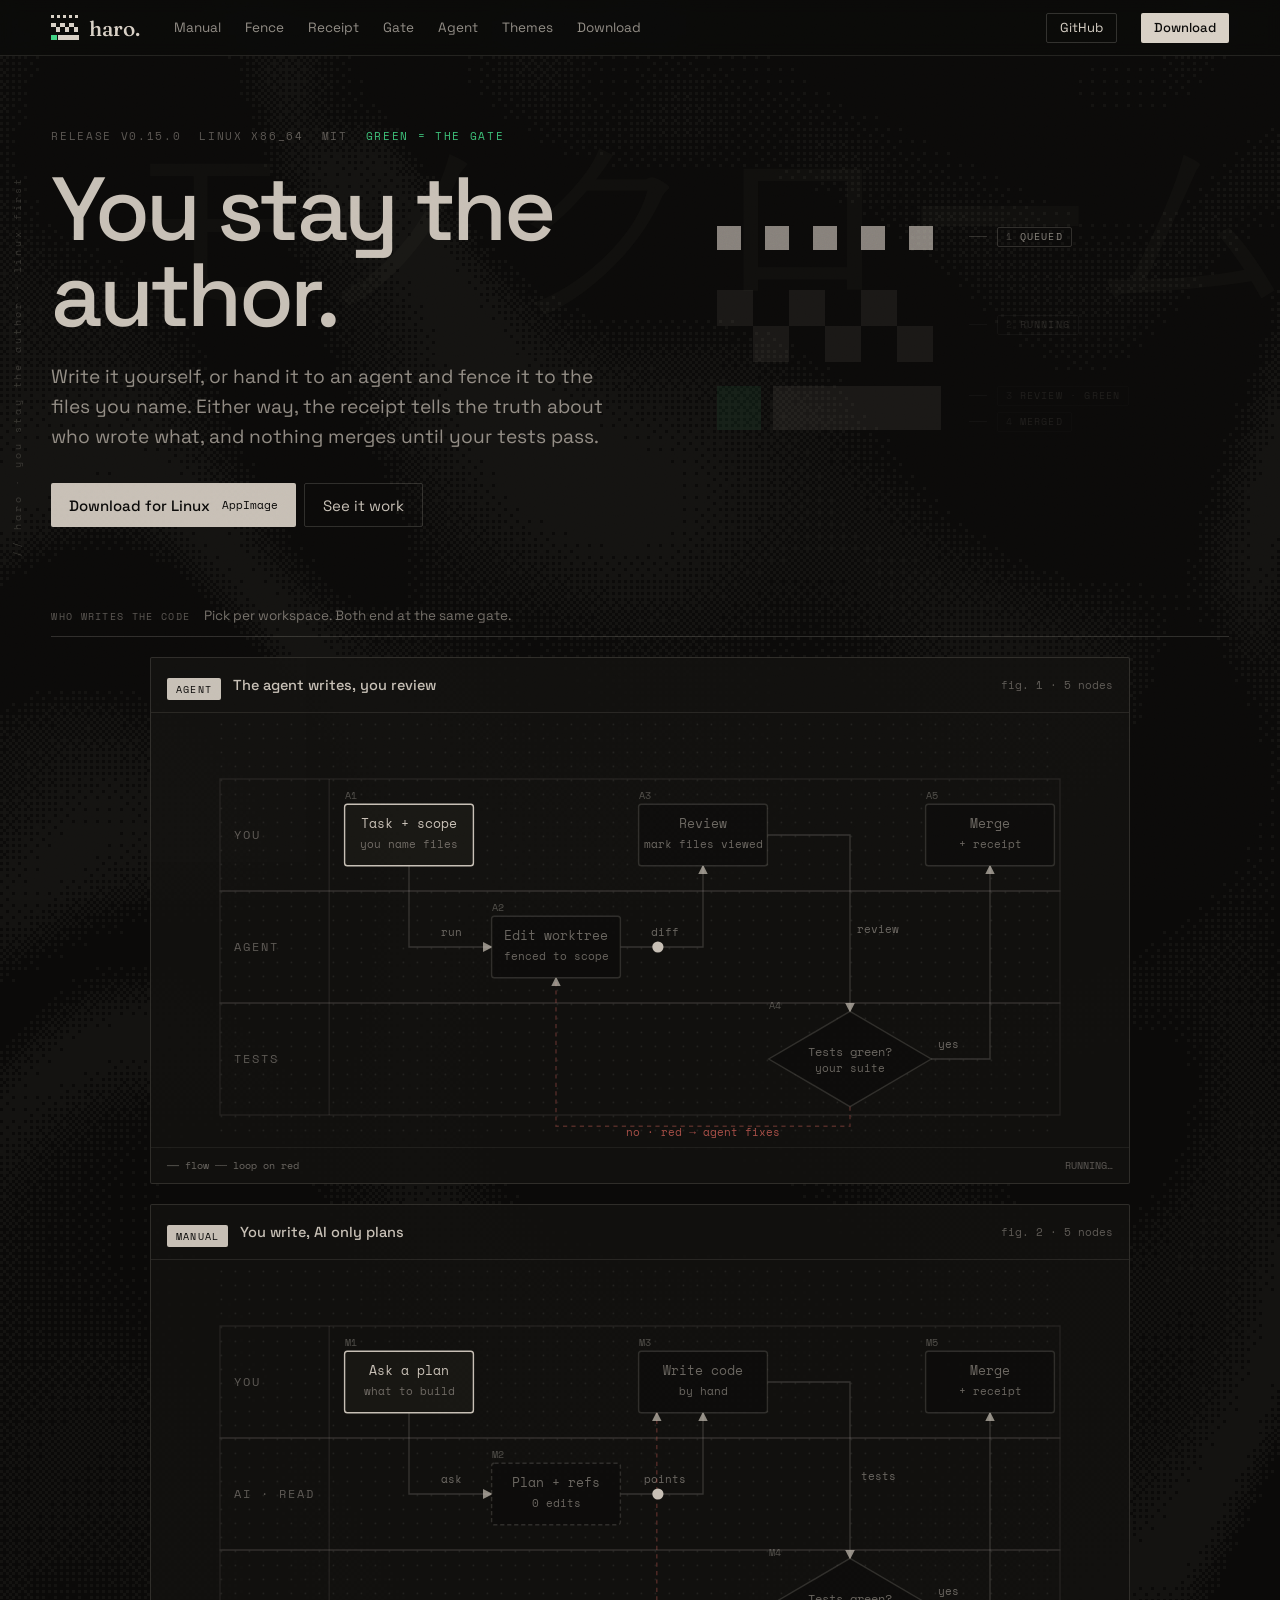
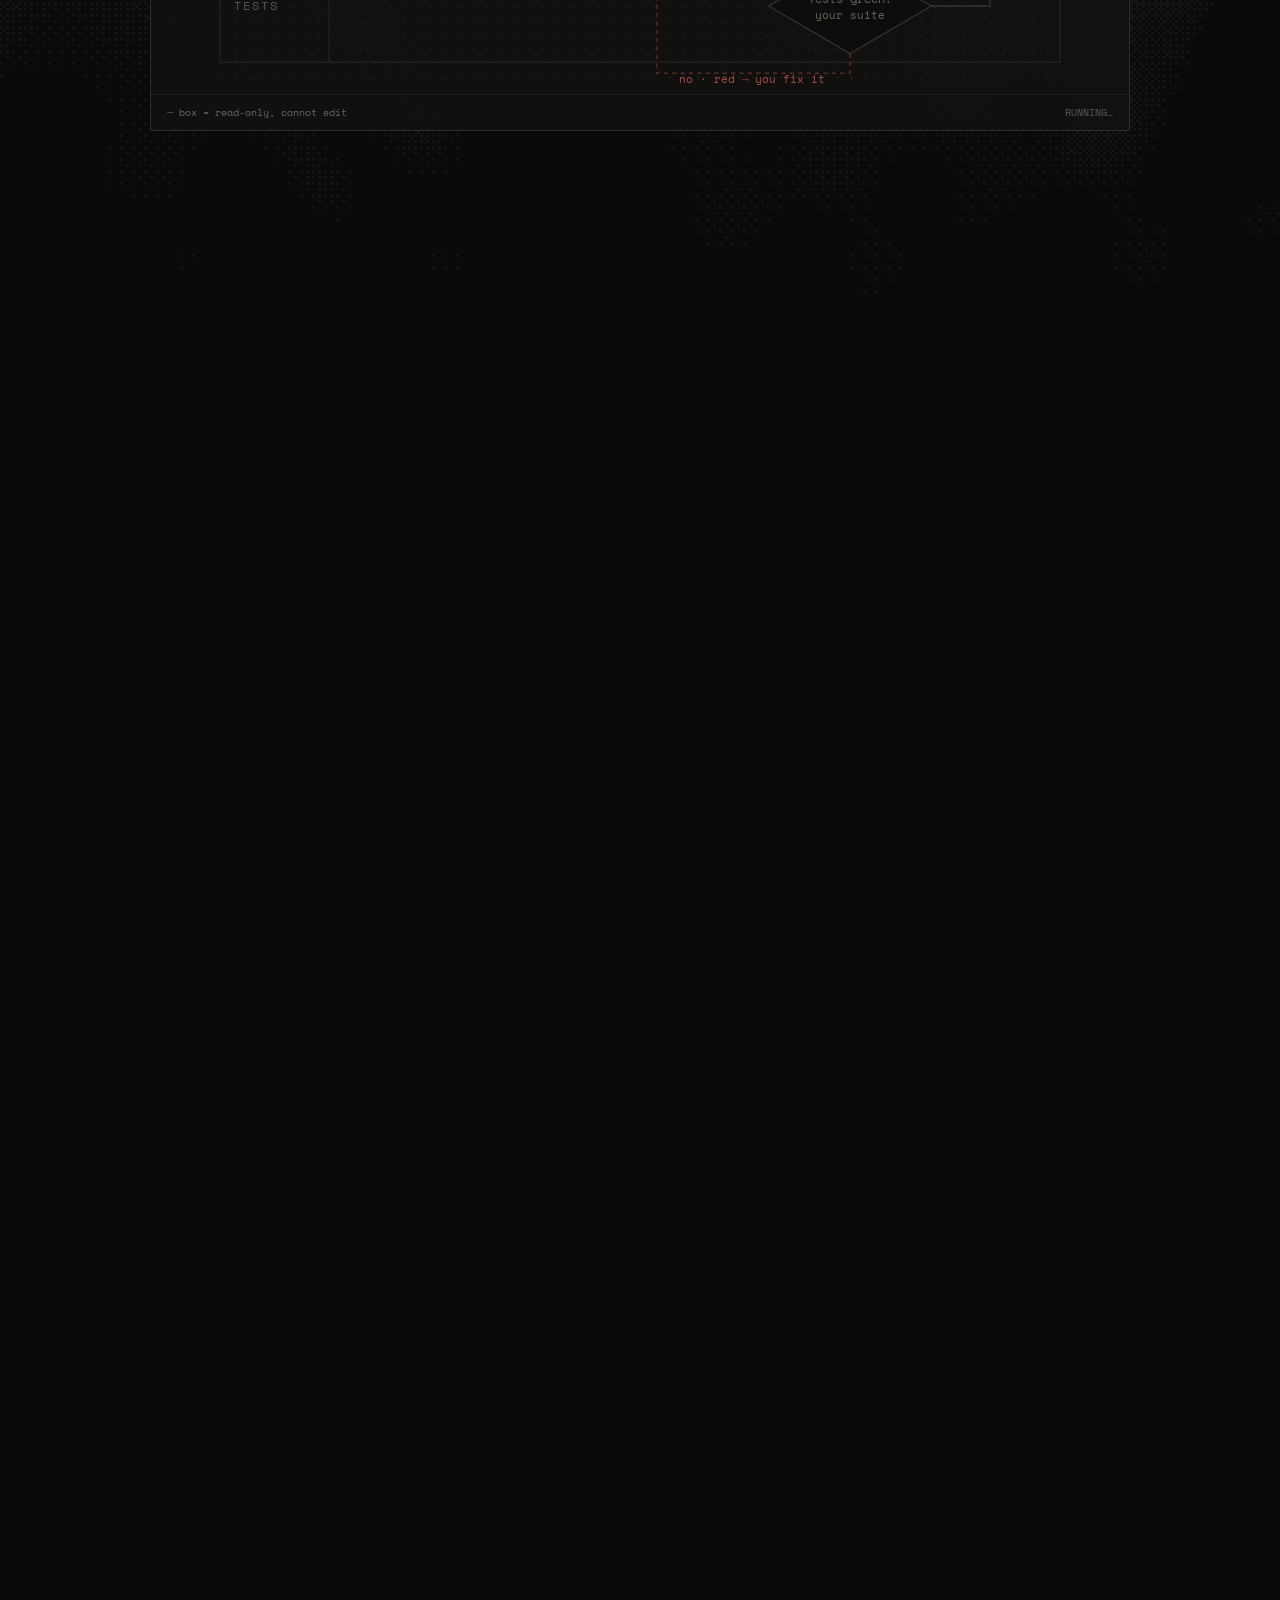
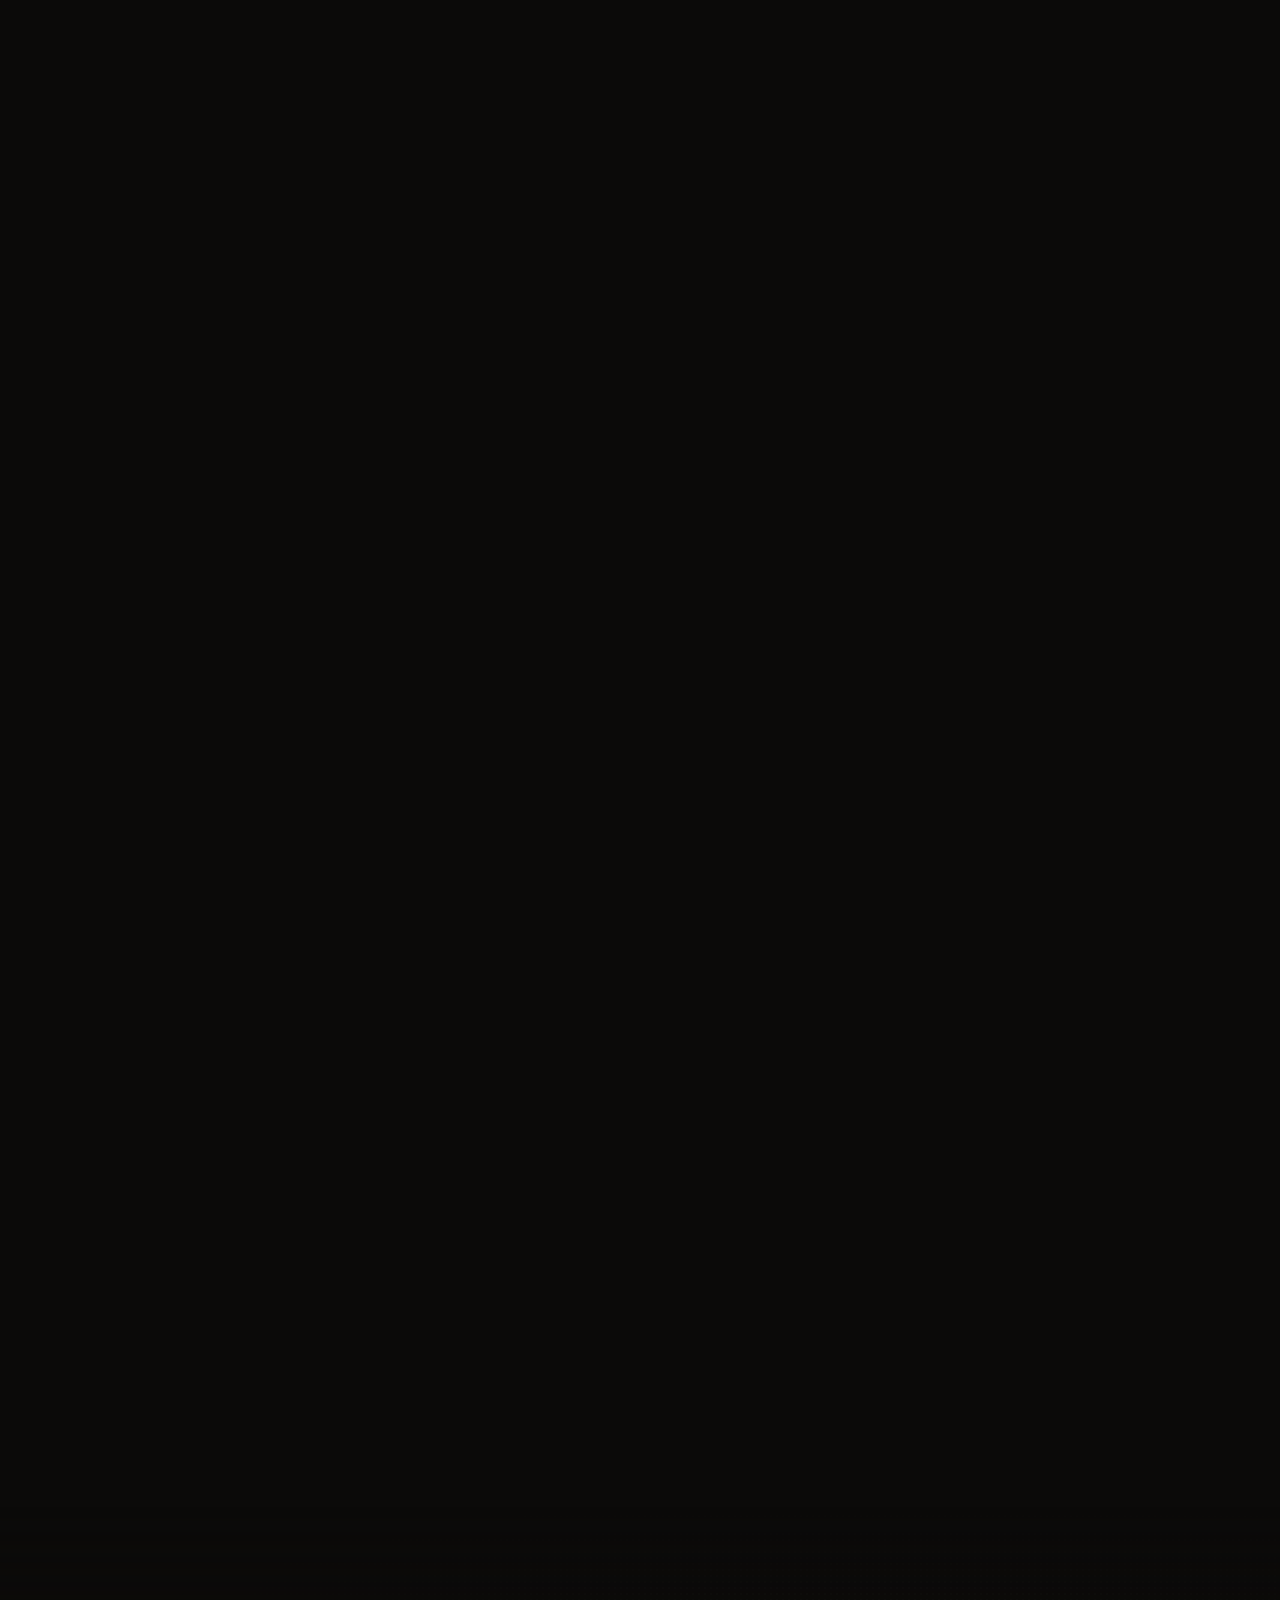
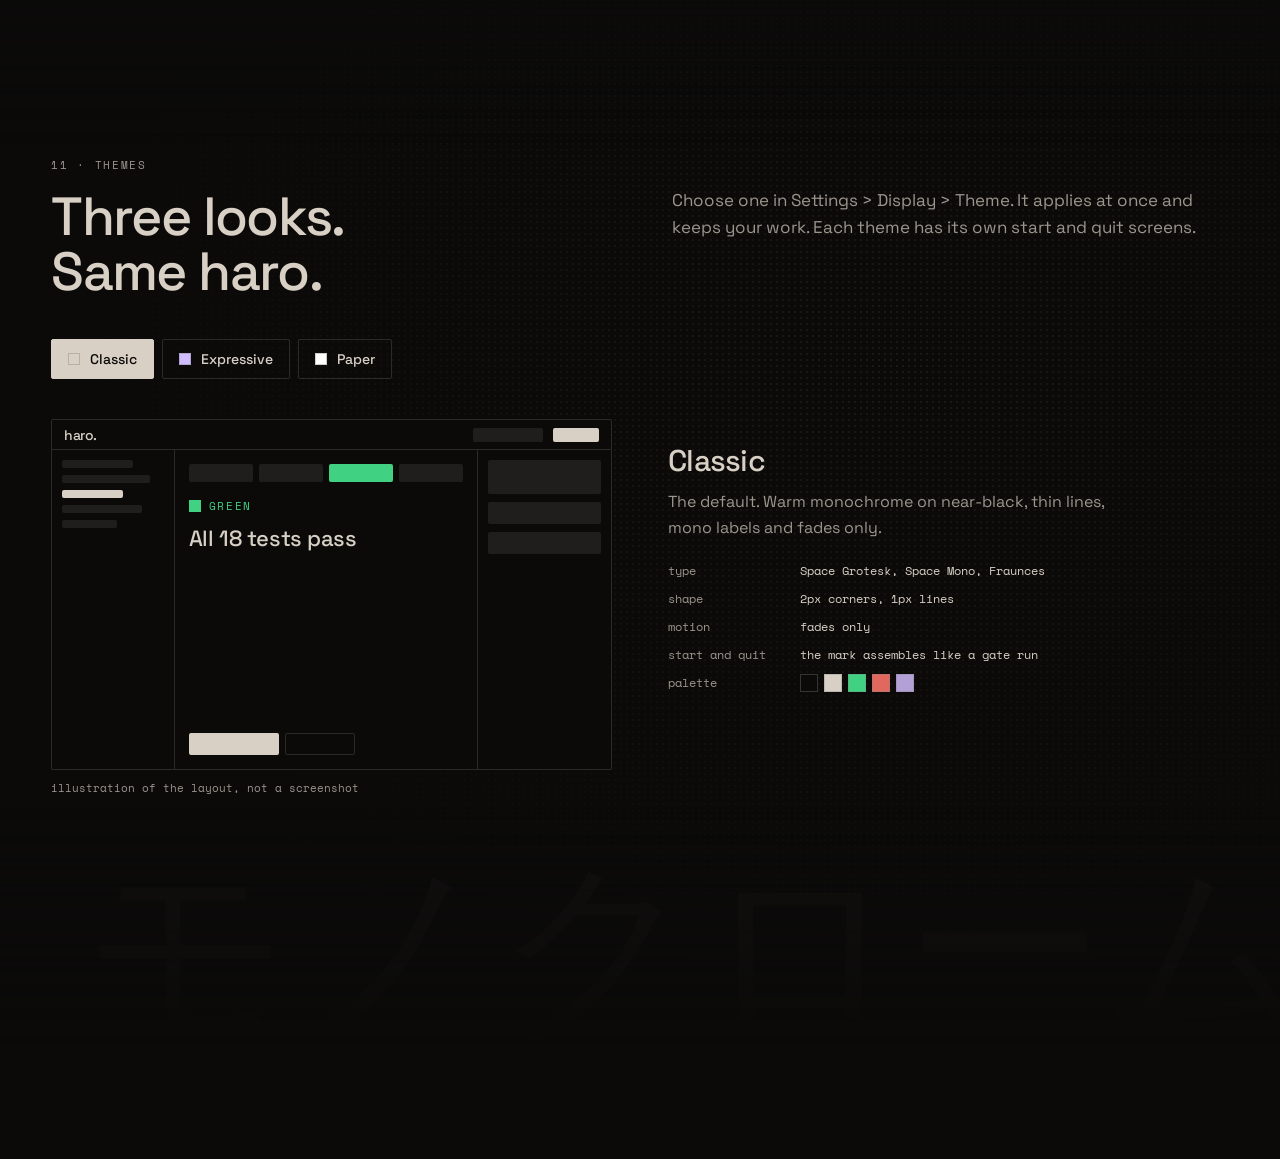
<file: m.html>
<!doctype html>
<html lang="en">
<head>
<meta charset="utf-8">
<meta name="viewport" content="width=device-width, initial-scale=1">
<title>haro.</title>
<link rel="canonical" href="https://haziqlucii.github.io/haro-site/">
<meta http-equiv="refresh" content="0; url=./">
<style>html,body{background:#0b0a09;color:#d8d0c5;font-family:system-ui,sans-serif}a{color:#d8d0c5}</style>
</head>
<body><p>The page moved to <a href="./">haziqlucii.github.io/haro-site</a>.</p></body>
</html>
</file>
<file: styles.css>
@font-face{font-family:'Space Mono';src:url(fonts/SpaceMono-Regular.woff2) format('woff2');font-weight:400;font-display:swap}
@font-face{font-family:'Space Mono';src:url(fonts/SpaceMono-Bold.woff2) format('woff2');font-weight:700;font-display:swap}
@font-face{font-family:'Space Grotesk';src:url(fonts/SpaceGrotesk-Variable.woff2) format('woff2');font-weight:300 700;font-display:swap}
@font-face{font-family:'Fraunces';src:url(fonts/Fraunces-Variable.woff2) format('woff2');font-weight:100 900;font-display:swap}
@font-face{font-family:'Roboto Flex';src:url(fonts/RobotoFlex-Variable.woff2) format('woff2');font-weight:100 1000;font-display:swap}
@font-face{font-family:'Roboto Mono';src:url(fonts/RobotoMono-Variable.woff2) format('woff2');font-weight:100 700;font-display:swap}
@font-face{font-family:'Geist';src:url(fonts/Geist-Variable.woff2) format('woff2');font-weight:100 900;font-display:swap}
@font-face{font-family:'Geist Mono';src:url(fonts/GeistMono-Variable.woff2) format('woff2');font-weight:100 900;font-display:swap}

:root{
  --ink:#d8d0c5;--bg:#0b0a09;--panel:#131210;--raised:#1b1915;
  --i86:rgba(216,208,197,.86);--i70:rgba(216,208,197,.7);--i66:rgba(216,208,197,.66);--i42:rgba(216,208,197,.42);
  --l20:rgba(216,208,197,.2);--l16:rgba(216,208,197,.16);--l12:rgba(216,208,197,.12);--l08:rgba(216,208,197,.08);
  --green:#41d183;--red:#e0685e;--lilac:#b3a0d6;
  --gut:max(20px,4vw);
  --mono:'Space Mono',monospace;--serif:'Fraunces',serif;
}
html,body{margin:0;background:var(--bg);color:var(--ink);font-family:'Space Grotesk',sans-serif;-webkit-font-smoothing:antialiased;scroll-behavior:smooth;scroll-padding-top:56px}
*{box-sizing:border-box}
[hidden]{display:none!important}
a{color:var(--ink);text-decoration:none}
a:hover{color:#fff}
button{font:inherit;color:inherit;background:none;border:0;padding:0;cursor:pointer}
summary{list-style:none;cursor:pointer}
summary::-webkit-details-marker{display:none}
::selection{background:rgba(216,208,197,.25)}
:focus-visible{outline:2px solid var(--ink);outline-offset:3px}
img{max-width:100%}
code{font-family:var(--mono);font-size:.9em;color:var(--ink)}
h1,h2,h3,p{margin:0}

.root{position:relative;overflow:hidden;overflow:clip;background:var(--bg);isolation:isolate}
.dither{position:absolute;left:0;top:-240px;width:100%;height:calc(100% + 480px);pointer-events:none;z-index:-1;image-rendering:pixelated;opacity:.045}
[data-dither]{position:relative}
.wrap{max-width:1180px;margin:0 auto}
.grow{flex:1}
.mono{font-family:var(--mono)}
.tiny{font-size:11px}
.dim{color:var(--i42)}
.label{font-family:var(--mono);font-size:9.5px;letter-spacing:.14em;color:var(--i42)}
.eyebrow{font-family:var(--mono);font-size:10.5px;letter-spacing:.16em;color:var(--i42)}
.eyebrow.g{color:var(--green);font-size:10px;margin-bottom:8px}
.ul{text-decoration:underline;text-decoration-color:rgba(216,208,197,.3)}
.skip{position:absolute;left:-999px;top:8px;z-index:200;padding:8px 12px;background:var(--ink);color:var(--bg)}
.skip:focus{left:8px}

.btn{display:inline-flex;align-items:center;justify-content:center;gap:12px;border-radius:2px;font-size:13px;white-space:nowrap}
.btn-fill{background:var(--ink);color:var(--bg);font-weight:500}
.btn-fill:hover{color:var(--bg);background:#fff}
.btn-line{border:1px solid var(--l20)}
.btn-line:hover{border-color:rgba(216,208,197,.5)}
.btn-sm{height:30px;padding:0 13px}
.btn-xs{height:26px;padding:0 10px;font-family:var(--mono);font-size:10.5px}
.btn-lg{height:44px;padding:0 18px;font-size:15px}
.btn-block{width:100%;height:34px;font-size:13.5px}

.nav{position:sticky;top:0;z-index:50;display:flex;align-items:center;gap:24px;height:56px;padding:0 var(--gut);background:rgba(11,10,9,.9);backdrop-filter:blur(8px);border-bottom:1px solid var(--l12)}
.brand{display:flex;align-items:center;gap:10px}
.word{font-family:var(--serif);font-size:21px;font-weight:500}
.word.big{font-size:36px;line-height:1}
.nav-links{display:flex;gap:4px;flex-wrap:wrap}
.nav-links a{height:30px;display:flex;align-items:center;padding:0 10px;border-radius:2px;font-size:13.5px;color:var(--i66)}
.nav-links a:hover{color:var(--ink)}
.nav-links a.on{color:var(--ink);background:var(--raised)}

.mark{position:relative;display:block;flex:none}
.mark i{position:absolute;background:var(--ink);transition:opacity .4s ease}
.mark i.g{background:var(--green)}
.mark-nav{width:28px;height:25.5px}
.mark-foot{width:56px;height:51px}
.mark-hero{width:224px;height:204px}

.hero{position:relative;padding:72px var(--gut) 0}
.watermark{position:absolute;right:-1vw;top:40px;font-family:var(--serif);font-size:min(15vw,210px);color:rgba(216,208,197,.028);white-space:nowrap;pointer-events:none}
.side-note{position:absolute;left:10px;top:120px;writing-mode:vertical-rl;transform:rotate(180deg);font-family:var(--mono);font-size:9.5px;letter-spacing:.3em;color:var(--l20)}
.hero-grid{display:grid;grid-template-columns:repeat(auto-fit,minmax(min(100%,440px),1fr));gap:56px;align-items:center;position:relative}
.meta-row{display:flex;flex-wrap:wrap;gap:8px 18px;font-family:var(--mono);font-size:10.5px;letter-spacing:.16em;color:var(--i42)}
.meta-row .g{color:var(--green)}
h1{font-size:clamp(48px,7vw,104px);font-weight:500;letter-spacing:-.04em;line-height:.96;margin:22px 0 0}
.lead{font-size:clamp(17px,1.5vw,20px);line-height:1.55;color:var(--i70);max-width:560px;margin-top:24px;text-wrap:pretty}
.cta{display:flex;flex-wrap:wrap;gap:8px;margin-top:32px}
.hero-mark-wrap{display:flex;justify-content:center}
.hero-mark{display:grid;grid-template-columns:auto auto;gap:0 28px;align-items:start}
.mark-labels{position:relative;height:204px;width:210px}
.ml{position:absolute;left:0;display:flex;align-items:center;gap:10px;opacity:.25;transition:opacity .4s ease}
.ml i{width:18px;height:1px;background:rgba(216,208,197,.3)}
.ml span{height:20px;display:flex;align-items:center;gap:6px;padding:0 8px;border:1px solid var(--l16);border-radius:2px;font-family:var(--mono);font-size:10px;letter-spacing:.12em;color:var(--i66);white-space:nowrap}
.ml span b{font-weight:400;color:rgba(216,208,197,.45)}
.ml.on{opacity:1}
.ml.on span{border-color:rgba(216,208,197,.3);color:var(--ink)}
.ml-gate.on span{border-color:var(--green);background:rgba(65,209,131,.08);color:var(--green)}


.flows{margin-top:80px}
.flows-head{display:flex;align-items:baseline;gap:14px;flex-wrap:wrap;padding-bottom:12px;border-bottom:1px solid var(--l20)}
.flows-head .dim{font-size:13.5px;color:rgba(216,208,197,.55)}
.flows-grid{display:grid;grid-template-columns:minmax(0,1fr);gap:20px;margin:20px auto 0;max-width:980px}
.flow{border:1px solid var(--l16);border-radius:2px;background:var(--panel)}
.flow-head{display:flex;align-items:center;gap:12px;padding:12px 16px;border-bottom:1px solid var(--l12)}
.flow-head .tag{height:22px;display:flex;align-items:center;padding:0 9px;border-radius:2px;background:var(--ink);color:var(--bg);font-family:var(--mono);font-size:10px;letter-spacing:.12em}
.flow-title{font-size:14.5px;font-weight:500}
.fscroll{padding:10px 12px 4px;overflow-x:auto}
.fsvg{display:block;width:100%;min-width:560px;height:auto;max-height:420px;font-family:var(--mono)}
.flow-foot{display:flex;justify-content:space-between;gap:12px;flex-wrap:wrap;padding:10px 16px;border-top:1px solid var(--l08);font-family:var(--mono);font-size:10px;color:rgba(216,208,197,.5)}
.flow-state{transition:color .35s}
.fn rect,.fn path{fill:#0f0e0c;stroke:rgba(216,208,197,.18);transition:fill .35s,stroke .35s}
.fn .nt{fill:rgba(216,208,197,.5);transition:fill .35s}
.fn.past rect,.fn.past path{stroke:rgba(216,208,197,.45)}
.fn.past .nt{fill:var(--ink)}
.fn.on rect,.fn.on path{fill:var(--raised);stroke:var(--ink)}
.fn.on .nt{fill:var(--ink)}
.fn.gate.on.ok rect,.fn.gate.on.ok path{fill:rgba(65,209,131,.10);stroke:var(--green)}
.fn.gate.on.ok .nt{fill:var(--green)}
.fn.gate.on.red rect,.fn.gate.on.red path{fill:rgba(224,104,94,.12);stroke:var(--red)}
.fn.gate.on.red .nt{fill:var(--red)}
.fn.ship.on rect,.fn.ship.on path{fill:rgba(179,160,214,.12);stroke:var(--lilac)}
.fn.ship.on .nt{fill:var(--lilac)}
.fe{fill:none;stroke:rgba(216,208,197,.2);stroke-width:1;transition:stroke .35s}
.fe.lit{stroke:rgba(216,208,197,.7)}
.fl{fill:none;stroke:rgba(224,104,94,.35);stroke-dasharray:3 3;transition:stroke .35s}
.fl.red{stroke:var(--red)}
.sec{padding:140px var(--gut) 0}
.two{display:grid;grid-template-columns:repeat(auto-fit,minmax(min(100%,420px),1fr));gap:24px 64px;align-items:start}
h2{font-size:clamp(32px,4.2vw,58px);font-weight:500;letter-spacing:-.03em;line-height:1.03;margin:16px 0 0;text-wrap:balance}
h2.h-sm{font-size:clamp(26px,3vw,40px);letter-spacing:-.02em;line-height:1.1;margin-top:14px}
.copy{margin-top:30px;max-width:560px}
.copy p{font-size:17px;line-height:1.6;color:var(--i70)}
.copy p+p{margin-top:16px}
.band{padding:36px 0;border-top:1px solid var(--l16);border-bottom:1px solid var(--l16)}
.band .copy{margin-top:0;font-size:17px;line-height:1.6;color:var(--i70)}

.trio{display:flex;border:1px solid var(--l16);border-radius:2px;margin-top:28px;max-width:460px}
.trio div{flex:1;padding:12px 14px;border-right:1px solid var(--l08)}
.trio div:last-child{border-right:0}
.trio b{display:block;font-weight:400;font-size:14px;margin-top:5px}

.shot-fig{max-width:980px;margin:48px auto 0}
.shot-fig+.shot-fig{margin-top:28px}
.shot{display:block;width:100%;border:1px solid var(--l16);border-radius:2px;background:var(--panel);padding:0;overflow:hidden;cursor:zoom-in}
.shot:hover{border-color:rgba(216,208,197,.4)}
.shot img{display:block;width:100%;height:auto}
.shot-green{border-color:rgba(65,209,131,.35)}
.shot-red{border-color:rgba(224,104,94,.35)}
figure{margin:0}
figcaption{display:flex;justify-content:space-between;gap:8px 16px;flex-wrap:wrap;margin-top:10px;font-family:var(--mono);font-size:11px;color:var(--i42)}
.cap-state{justify-content:flex-start;align-items:center;gap:8px;color:var(--i66)}

.sq{display:inline-block;width:6px;height:6px;background:var(--ink);flex:none}
.sq.g{background:var(--green)}
.sq.r{background:var(--red);width:7px;height:7px}
.cap-state .sq{width:7px;height:7px}
.sq.dim{background:var(--i42)}

.two-fig{display:grid;grid-template-columns:repeat(auto-fit,minmax(min(100%,300px),1fr));gap:20px;align-items:start;max-width:980px;margin:48px auto 0}
.span2{grid-column:span 2;min-width:0}
.card{border:1px solid var(--l16);border-radius:2px;background:var(--panel)}
.card.pad{padding:18px}
.card-head{display:flex;justify-content:space-between;padding:14px 18px;border-bottom:1px solid var(--l12);font-family:var(--mono);font-size:10.5px;letter-spacing:.14em}
.row{display:grid;grid-template-columns:10px 100px minmax(0,1fr);gap:10px;align-items:center;padding:11px 18px;border-bottom:1px solid rgba(216,208,197,.06)}
.row span:nth-child(2){font-size:13.5px}
.row .mono{font-size:11.5px;color:var(--i70)}
.card-foot{padding:14px 18px}

.gate{max-width:980px;margin:48px auto 0;border:1px solid var(--l16);border-radius:2px;background:var(--panel);padding:28px 28px 24px;transition:border-color .5s}
.gate[data-state="done"]{border-color:rgba(65,209,131,.45)}
.gate-head{display:flex;align-items:center;gap:10px;flex-wrap:wrap}
.gate-head .sq{width:10px;height:10px;background:var(--i42);transition:background .4s}
.gate[data-state="run"] .gate-head .sq{background:var(--ink)}
.gate[data-state="done"] .gate-head .sq{background:var(--green)}
.gkey{font-family:var(--mono);font-size:12px;font-weight:700;letter-spacing:.22em;color:var(--i42)}
.gate[data-state="run"] .gkey{color:var(--ink)}
.gate[data-state="done"] .gkey{color:var(--green)}
.gate-title{font-size:clamp(28px,3.4vw,42px);font-weight:500;letter-spacing:-.025em;margin-top:14px}
.bar{height:2px;background:var(--l12);margin-top:18px}
.bar div{height:2px;width:0;background:var(--ink)}
.gate[data-state="done"] .bar div{background:var(--green)}
.metrics{display:grid;grid-template-columns:repeat(auto-fit,minmax(120px,1fr));margin-top:22px;border-top:1px solid var(--l12);border-bottom:1px solid var(--l12)}
.metrics>div{padding:12px 0 14px 14px;border-right:1px solid rgba(216,208,197,.06)}
.metrics b{display:block;font-size:18px;font-weight:500;margin-top:5px}
.gate[data-state="done"] #g-tests,.gate[data-state="done"] #g-merge{color:var(--green)}
.gate-foot{display:flex;flex-wrap:wrap;gap:12px 28px;margin-top:16px;font-size:13.5px;color:var(--i66)}
.pair{display:grid;grid-template-columns:repeat(auto-fit,minmax(min(100%,400px),1fr));gap:20px;max-width:980px;margin:20px auto 0}

.xp-top{display:flex;align-items:center;gap:12px}
.lvl{width:34px;height:34px;display:flex;align-items:center;justify-content:center;border:1px solid rgba(216,208,197,.35);border-radius:2px;font-size:14px;font-weight:700}
.thin{height:3px;background:var(--l12);margin-top:14px}
.thin div{height:3px;width:62%;background:var(--ink);transition:width 1.2s ease}
.streak{display:flex;justify-content:space-between;align-items:center;margin-top:14px}
.ticks{display:flex;gap:2px}
.ticks i{width:6px;height:13px;background:rgba(216,208,197,.55)}
.ticks i.o{background:var(--l12)}
.rewards{margin-top:14px;border-top:1px solid var(--l12)}
.rw{display:flex;justify-content:space-between;padding:9px 0;border-bottom:1px solid rgba(216,208,197,.06);font-size:13.5px;opacity:.25;transition:opacity .5s ease}
.rw span:first-child{color:rgba(216,208,197,.75)}
.rw .mono{font-size:12px}
.xp-on .rw{opacity:1}
.xp-on .rw:nth-child(2){transition-delay:.25s}
.ranks{display:flex;gap:6px;margin-top:14px}
.ranks span{flex:1;padding:6px 0;text-align:center;border:1px solid var(--l12);border-radius:2px;font-family:var(--mono);font-size:9.5px;letter-spacing:.08em;color:var(--i42);transition:all .5s}
.ranks span.lit{border-color:rgba(216,208,197,.4);color:var(--ink)}

.installs{display:grid;grid-template-columns:repeat(auto-fit,minmax(min(100%,400px),1fr));gap:20px;max-width:980px;margin:40px auto 0}
.inst{border:1px solid var(--l16);border-radius:2px;background:var(--panel);padding:20px;display:flex;flex-direction:column;gap:12px}
.inst-h{display:flex;justify-content:space-between;align-items:baseline}
.inst h3{font-size:20px;font-weight:500}
.inst-h a{font-size:13px;color:var(--i70);text-decoration:underline;text-decoration-color:rgba(216,208,197,.3)}
.cmd{display:flex;gap:12px;align-items:flex-start;padding:12px 14px;background:var(--bg);border:1px solid rgba(216,208,197,.1);border-radius:2px;font-family:var(--mono);font-size:12px;line-height:1.6}
.cmd span{flex:1;min-width:0;word-break:break-all}
.cmd .p{color:var(--i42)}
.cmd button{flex:none;font-family:var(--mono);font-size:10.5px;letter-spacing:.12em;color:var(--i70)}
.cmd button:hover{color:var(--ink)}

.status-grid{display:grid;grid-template-columns:repeat(auto-fit,minmax(min(100%,420px),1fr));gap:48px 64px;align-items:start}
.cols2{display:grid;grid-template-columns:1fr 1fr;gap:28px;margin-top:18px}
.list{list-style:none;margin:0;padding:0}
.list li{padding:9px 0;border-bottom:1px solid var(--l08);font-size:14px}
.list.dimmed li{color:var(--i66)}
.faq{margin-top:14px;border-top:1px solid var(--l20)}
.faq details{border-bottom:1px solid var(--l08)}
.faq summary{display:flex;justify-content:space-between;gap:16px;padding:15px 0;font-size:15.5px;font-weight:500}
.faq summary i{font-style:normal;font-family:var(--mono);color:var(--i42)}
.faq details[open] summary i{transform:rotate(45deg)}
.faq .ans{padding:0 0 16px;font-size:14.5px;line-height:1.6;color:var(--i70)}

.foot{margin-top:160px;padding:64px var(--gut) 40px;border-top:1px solid var(--l12)}
.foot-in{display:flex;flex-wrap:wrap;justify-content:space-between;align-items:flex-end;gap:32px}
.foot-brand{display:flex;align-items:center;gap:18px}
.tag{font-size:15px;color:var(--i66);margin-top:8px}
.foot-links{display:flex;gap:22px;font-size:14px;color:var(--i66)}

.lb{position:fixed;inset:0;z-index:95;background:rgba(8,7,6,.86);backdrop-filter:blur(3px);display:flex;align-items:center;justify-content:center;padding:4vh 4vw;opacity:0;transition:opacity .25s ease}
.lb.show{opacity:1}
.lb-win{width:100%;max-width:min(1240px,92vw);background:var(--panel);border:1px solid rgba(216,208,197,.25);border-radius:2px}
.lb-head{display:flex;align-items:center;gap:14px;height:44px;padding:0 10px 0 16px;border-bottom:1px solid var(--l12)}
.lb-label{letter-spacing:.14em}
.ib{width:28px;height:28px;border:1px solid var(--l16);border-radius:2px;font-family:var(--mono);font-size:12px}
.ib:hover{border-color:rgba(216,208,197,.4)}
.lb-img{background:var(--bg);display:flex;justify-content:center}
.lb-img img{display:block;max-width:100%;max-height:74vh;object-fit:contain;transition:opacity .3s ease}
.lb-alt{padding:12px 16px;font-size:13.5px;color:var(--i70);border-top:1px solid var(--l08)}
.toast{position:fixed;right:20px;bottom:20px;z-index:90;padding:10px 14px;background:var(--panel);border:1px solid rgba(216,208,197,.3);border-radius:2px;font-size:13px}
.grain{position:fixed;inset:0;pointer-events:none;z-index:100;opacity:.06;mix-blend-mode:overlay;background-image:url("data:image/svg+xml;utf8,<svg xmlns='http://www.w3.org/2000/svg' width='160' height='160'><filter id='n'><feTurbulence type='fractalNoise' baseFrequency='.9' numOctaves='2' stitchTiles='stitch'/></filter><rect width='100%' height='100%' filter='url(%23n)'/></svg>")}

.sec.themes{--t-bg:#0b0a09;--t-ink:#d8d0c5;--t-sub:rgba(216,208,197,.7);--t-font:'Space Grotesk',sans-serif;--t-mono:'Space Mono',monospace;--t-hw:500;--t-ww:500;--t-brand:#d8d0c5;--t-win:#0b0a09;--t-line:rgba(216,208,197,.16);--t-chip:rgba(216,208,197,.1);--t-pri:#d8d0c5;--t-green:#41d183;--t-wr:2px;--t-wr2:2px;--t-pr:2px;--t-dr:0;
  position:relative;margin-top:140px;padding:120px var(--gut)}
.themes[data-theme="expressive"]{--t-bg:#141218;--t-ink:#e6e0e9;--t-sub:rgba(230,224,233,.72);--t-font:'Roboto Flex','Space Grotesk',sans-serif;--t-mono:'Roboto Mono','Space Mono',monospace;--t-hw:700;--t-ww:800;--t-brand:#d0bcff;--t-win:#1d1b20;--t-line:rgba(230,224,233,.14);--t-chip:#36343b;--t-pri:#d0bcff;--t-wr:28px;--t-wr2:16px;--t-pr:999px;--t-dr:50%}
.themes[data-theme="paper"]{--t-bg:#fbfaf7;--t-ink:#18181b;--t-sub:rgba(24,24,27,.72);--t-font:'Geist','Space Grotesk',sans-serif;--t-mono:'Geist Mono','Space Mono',monospace;--t-hw:600;--t-ww:600;--t-brand:#18181b;--t-win:#ffffff;--t-line:rgba(24,24,27,.14);--t-chip:rgba(24,24,27,.07);--t-pri:#18181b;--t-green:#15803d;--t-wr:8px;--t-wr2:6px;--t-pr:6px;--t-dr:50%}
.themes :focus-visible{outline-color:var(--t-ink)}
.themes .wrap{position:relative}
.t-bg{position:absolute;left:0;right:0;top:-130px;bottom:-130px;z-index:-1;overflow:hidden;pointer-events:none;background:var(--t-bg);transition:background .7s ease;-webkit-mask-image:linear-gradient(transparent,#000 250px,#000 calc(100% - 250px),transparent);mask-image:linear-gradient(transparent,#000 250px,#000 calc(100% - 250px),transparent)}
.t-decor{position:absolute;inset:0;opacity:0;transition:opacity .7s ease}
.themes[data-theme="classic"] .t-d0,.themes[data-theme="expressive"] .t-d1,.themes[data-theme="paper"] .t-d2{opacity:1}
.t-kanji{position:absolute;right:-30px;bottom:-40px;font-family:var(--serif);font-size:200px;color:rgba(216,208,197,.035);white-space:nowrap}
.t-dots{position:absolute;inset:0;background-image:radial-gradient(rgba(216,208,197,.08) 1px,transparent 1.2px);background-size:6px 6px;-webkit-mask-image:radial-gradient(ellipse at 70% 40%,#000,transparent 70%);mask-image:radial-gradient(ellipse at 70% 40%,#000,transparent 70%)}
.t-blob{position:absolute;display:block;overflow:visible}
#blob-a{left:-90px;top:-70px;width:400px;height:400px;fill:#4f378b;opacity:.55}
#blob-b{right:5%;top:14%;width:260px;height:260px;fill:#633b48;opacity:.6}
#blob-c{right:-90px;bottom:-130px;width:440px;height:440px;fill:#4a4458;opacity:.7}
#blob-d{left:38%;bottom:6%;width:130px;height:130px;fill:#d0bcff;opacity:.18}
.t-rules{position:absolute;inset:0;background-image:linear-gradient(rgba(24,24,27,.06) 1px,transparent 1px);background-size:100% 30px}
.t-margin{position:absolute;left:max(40px,6vw);top:0;bottom:0;width:1px;background:rgba(220,38,38,.3)}
.t-stamp{position:absolute;right:8%;top:70px;width:110px;height:110px;border:2px solid rgba(220,38,38,.35);border-radius:50%;transform:rotate(-12deg);display:flex;align-items:center;justify-content:center;font-family:'Geist Mono','Space Mono',monospace;font-size:11px;letter-spacing:.12em;color:rgba(220,38,38,.55);text-align:center;line-height:1.3}

.t-eyebrow{line-height:16px;font-family:var(--t-mono);font-size:10.5px;letter-spacing:.16em;color:var(--t-sub);transition:color .7s}
.t-h2{font-family:var(--t-font);font-weight:var(--t-hw);color:var(--t-ink);transition:color .7s}
.t-lead{display:grid;margin-top:30px;max-width:540px;font-size:17px;line-height:1.6;color:var(--t-sub);transition:color .7s}
.t-ls{grid-area:1/1;visibility:hidden}
.t-ls-classic{font-family:'Space Grotesk',sans-serif}
.t-ls-expressive{font-family:'Roboto Flex','Space Grotesk',sans-serif}
.t-ls-paper{font-family:'Geist','Space Grotesk',sans-serif}
.themes[data-theme="classic"] .t-ls-classic,.themes[data-theme="expressive"] .t-ls-expressive,.themes[data-theme="paper"] .t-ls-paper{visibility:visible}
.t-tabs{display:flex;gap:8px;flex-wrap:wrap;margin-top:40px}
.t-tab{height:40px;display:flex;align-items:center;gap:10px;padding:0 16px;border-radius:var(--t-pr);border:1px solid var(--t-line);color:var(--t-ink);font-family:var(--t-font);font-size:14px;font-weight:500;transition:background-color .4s,color .4s,border-color .4s,border-radius .7s}
.t-tab[aria-selected="true"]{background:var(--t-ink);border-color:var(--t-ink);color:var(--t-bg)}
.t-dot{width:12px;height:12px;border-radius:var(--t-dr);border:1px solid rgba(128,128,128,.4);transition:border-radius .7s}
.t-grid{display:grid;grid-template-columns:repeat(auto-fit,minmax(min(100%,420px),1fr));gap:32px 56px;margin-top:40px;align-items:center}
.t-fig figcaption{line-height:16px;color:var(--t-sub);font-family:var(--t-mono);transition:color .7s}

.t-win{container-type:inline-size;aspect-ratio:16/10;border-radius:var(--t-wr);background:var(--t-win);border:1px solid var(--t-line);overflow:hidden;display:grid;grid-template-rows:30px 1fr;transition:background-color .7s,border-color .7s,border-radius .7s}
.t-bar{display:flex;align-items:center;gap:10px;padding:0 12px;border-bottom:1px solid var(--t-line);transition:border-color .7s}
.t-logo{font-family:var(--t-font);font-weight:var(--t-ww);font-size:14px;color:var(--t-brand);letter-spacing:-.03em;transition:color .7s}
.t-chip,.t-pri,.t-grn,.t-ghost{display:block;flex:none;height:8px;border-radius:var(--t-pr);transition:background-color .7s,border-color .7s,border-radius .7s}
.t-chip{background:var(--t-chip)}
.t-pri{background:var(--t-pri)}
.t-grn{background:var(--t-green)}
.t-ghost{border:1px solid var(--t-line)}
.t-bar .t-chip,.t-bar .t-pri{height:14px}
.t-body{display:grid;grid-template-columns:22% 1fr 24%;min-height:0}
.t-side{border-right:1px solid var(--t-line);padding:10px;display:flex;flex-direction:column;gap:7px;transition:border-color .7s}
.t-main{padding:14px;display:flex;flex-direction:column;gap:10px;min-width:0}
.t-steps{display:flex;gap:6px}
.t-steps span{flex:1;height:18px}
.t-verdict{display:flex;align-items:center;gap:8px;margin-top:6px}
.t-sq{width:12px;height:12px;border-radius:var(--t-dr);background:var(--t-green);transition:background-color .7s,border-radius .7s}
.t-key{font-family:var(--t-mono);font-size:11px;letter-spacing:.14em;color:var(--t-green);transition:color .7s}
.t-head{font-family:var(--t-font);font-size:clamp(14px,4.2cqw,22px);font-weight:var(--t-hw);color:var(--t-ink);letter-spacing:-.02em;transition:color .7s}
.t-acts{display:flex;gap:6px;margin-top:auto}
.t-right{border-left:1px solid var(--t-line);padding:10px;display:flex;flex-direction:column;gap:8px;transition:border-color .7s}
.t-r2{border-radius:var(--t-wr2)}

.t-panels{display:grid}
#panel-classic{--t-font:'Space Grotesk',sans-serif;--t-mono:'Space Mono',monospace;--t-hw:500}
#panel-expressive{--t-font:'Roboto Flex','Space Grotesk',sans-serif;--t-mono:'Roboto Mono','Space Mono',monospace;--t-hw:700}
#panel-paper{--t-font:'Geist','Space Grotesk',sans-serif;--t-mono:'Geist Mono','Space Mono',monospace;--t-hw:600}
.t-panel{grid-area:1/1;opacity:0;visibility:hidden;transition:opacity .5s ease,visibility .5s}
.t-panel.on{opacity:1;visibility:visible}
.t-name{line-height:36px;font-family:var(--t-font);font-size:30px;font-weight:var(--t-hw);letter-spacing:-.025em;color:var(--t-ink);transition:color .7s}
.t-desc{font-family:var(--t-font);font-size:16px;line-height:1.6;color:var(--t-sub);margin-top:10px;max-width:460px;transition:color .7s}
.t-spec{display:grid;grid-template-columns:120px minmax(0,1fr);gap:10px 12px;margin:22px 0 0;font-family:var(--t-mono);font-size:12px;line-height:1.5;color:var(--t-ink);transition:color .7s}
.t-spec dt{color:var(--t-sub)}
.t-spec dd{margin:0}
.t-pal{display:flex;gap:6px}
.t-sw{display:inline-block;width:18px;height:18px;border-radius:var(--t-dr);border:1px solid rgba(128,128,128,.35);flex:none}
.t-cols{list-style:none;margin:0;padding:0;display:grid;grid-template-columns:repeat(auto-fill,minmax(98px,1fr));gap:8px 10px}
.t-cols li{display:flex;align-items:center;gap:8px}

.foot-note{margin-top:28px}

@media (max-width:860px){
  .sec.themes{margin-top:96px;padding:80px var(--gut)}
  .t-kanji{font-size:120px}
  .t-stamp{display:none}
}
@media (max-width:520px){
  .t-tabs{flex-wrap:nowrap;gap:6px}
  .t-tab{flex:1;min-width:0;justify-content:center;padding:0 8px;gap:7px;font-size:13px}
  .t-dot{display:none}
  .t-spec{grid-template-columns:96px minmax(0,1fr)}
}

.js .reveal{opacity:0;transition:opacity .9s ease}
.js .reveal.d1{transition-delay:.15s}
.js .reveal.in{opacity:1}

@media (max-width:860px){
  .nav-links{display:none}
  .side-note,.watermark{display:none}
  .hero-mark{grid-template-columns:auto;justify-items:center;gap:16px}
  .mark-labels{display:none}
  .sec{padding-top:96px}
  .span2{grid-column:auto}
  .cols2{grid-template-columns:1fr}
}
@media (max-width:520px){
  .mark-hero{width:168px;height:153px}
  .gate{padding:20px 16px}
}
@media (prefers-reduced-motion:reduce){
  html{scroll-behavior:auto}
  .js .reveal{opacity:1;transition:none}
  *{transition-duration:0s!important}
}
</file>
